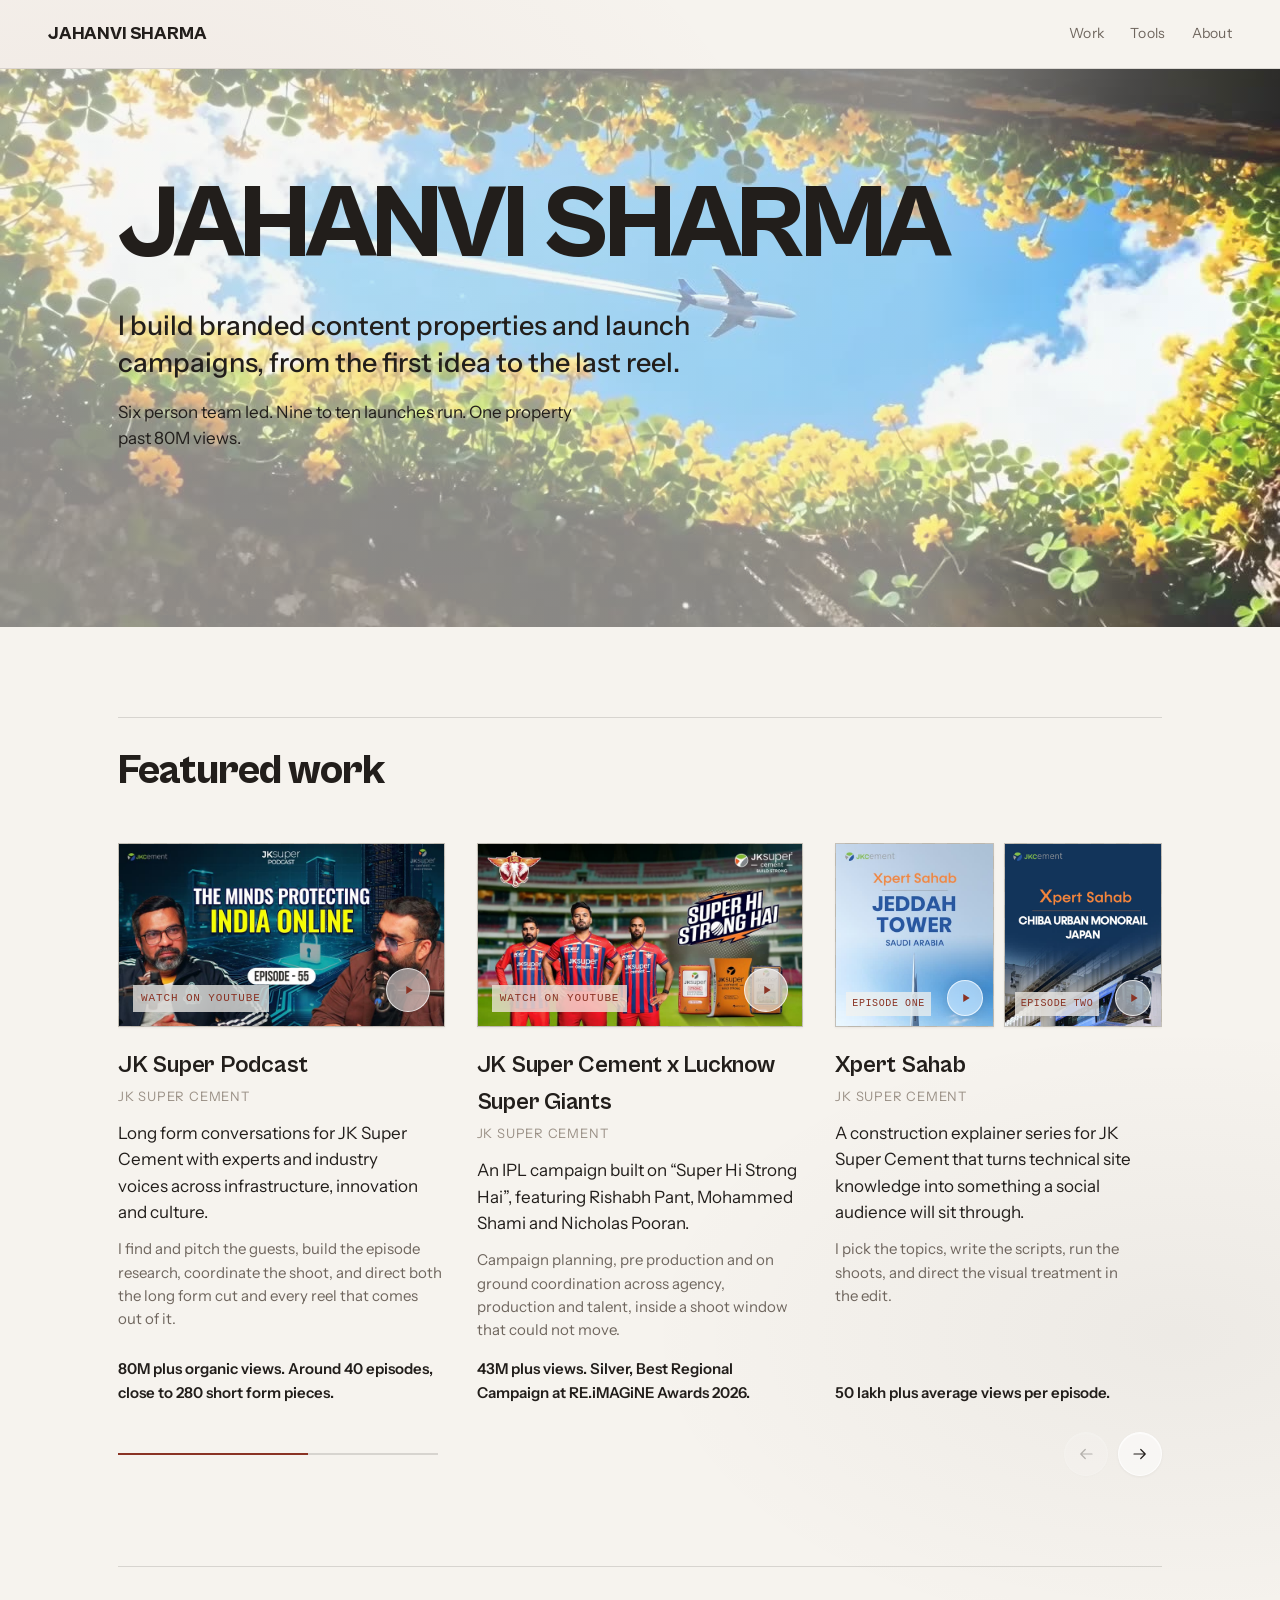
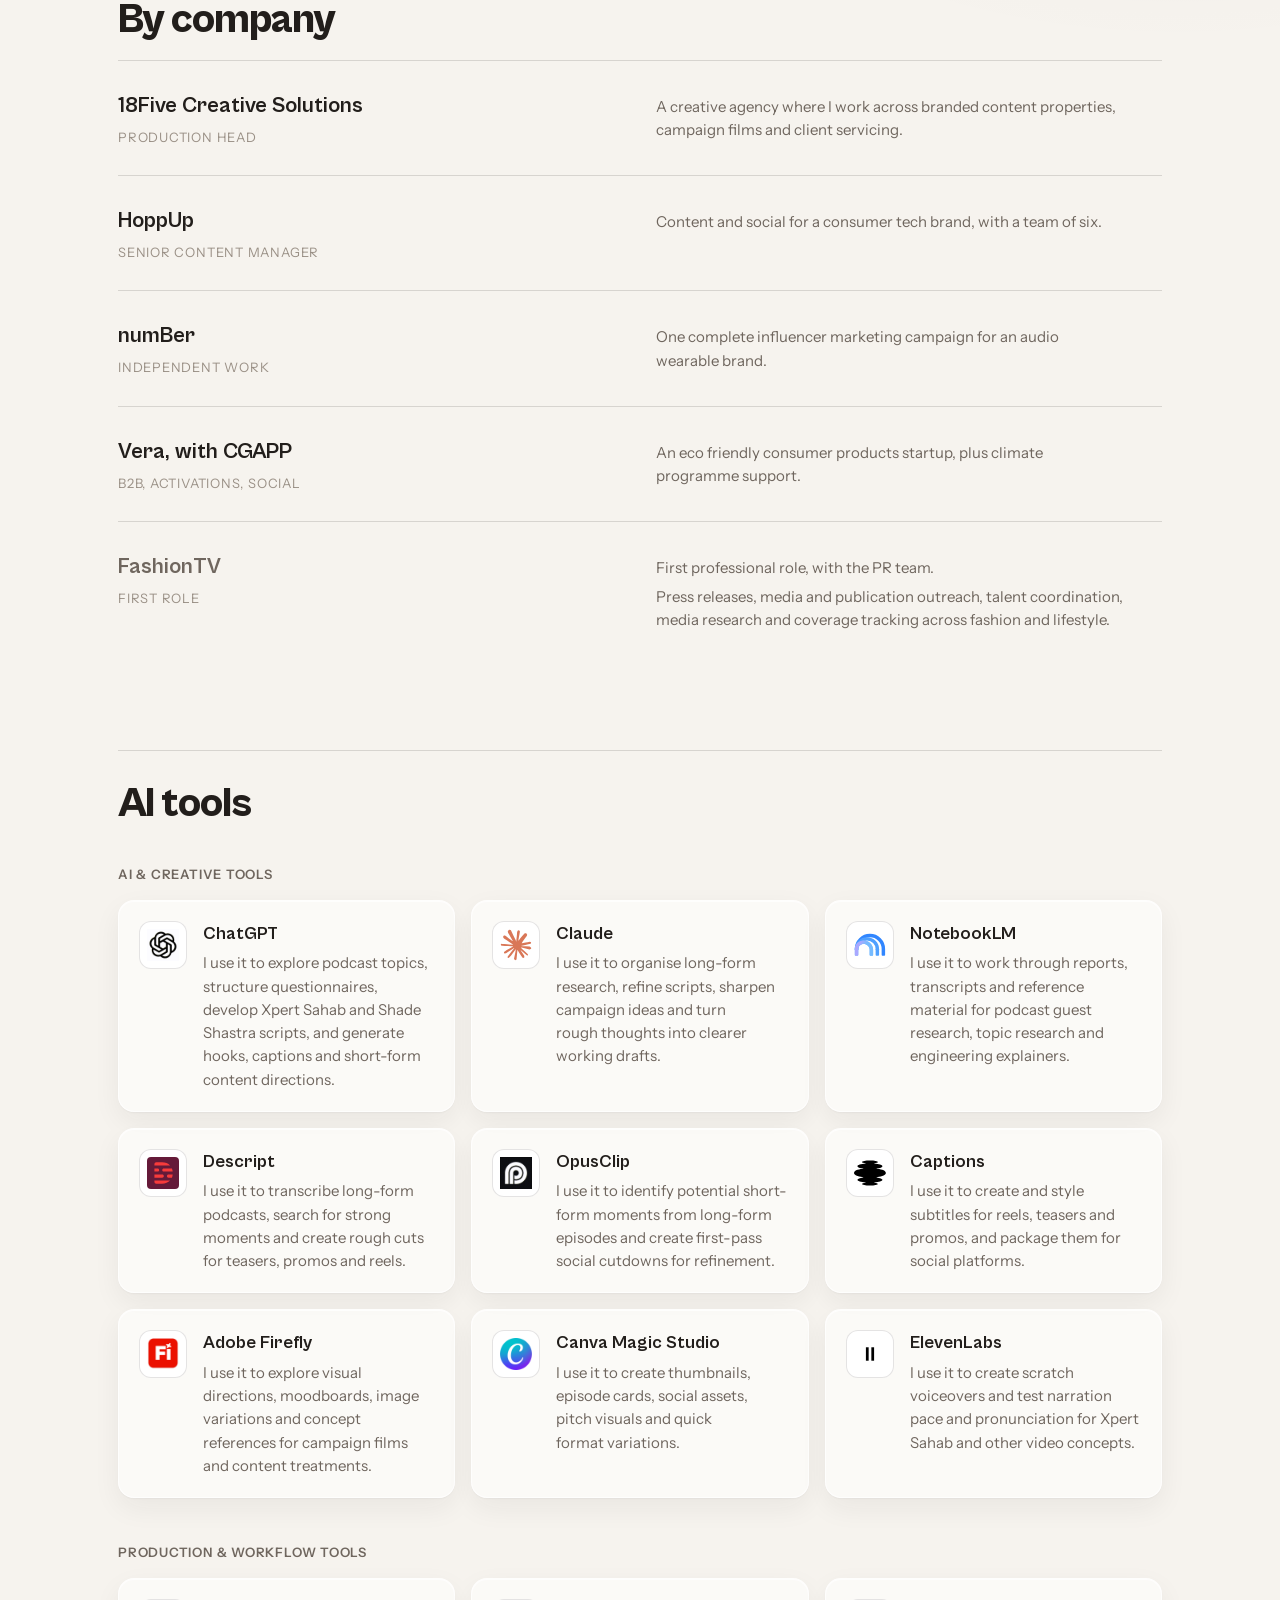
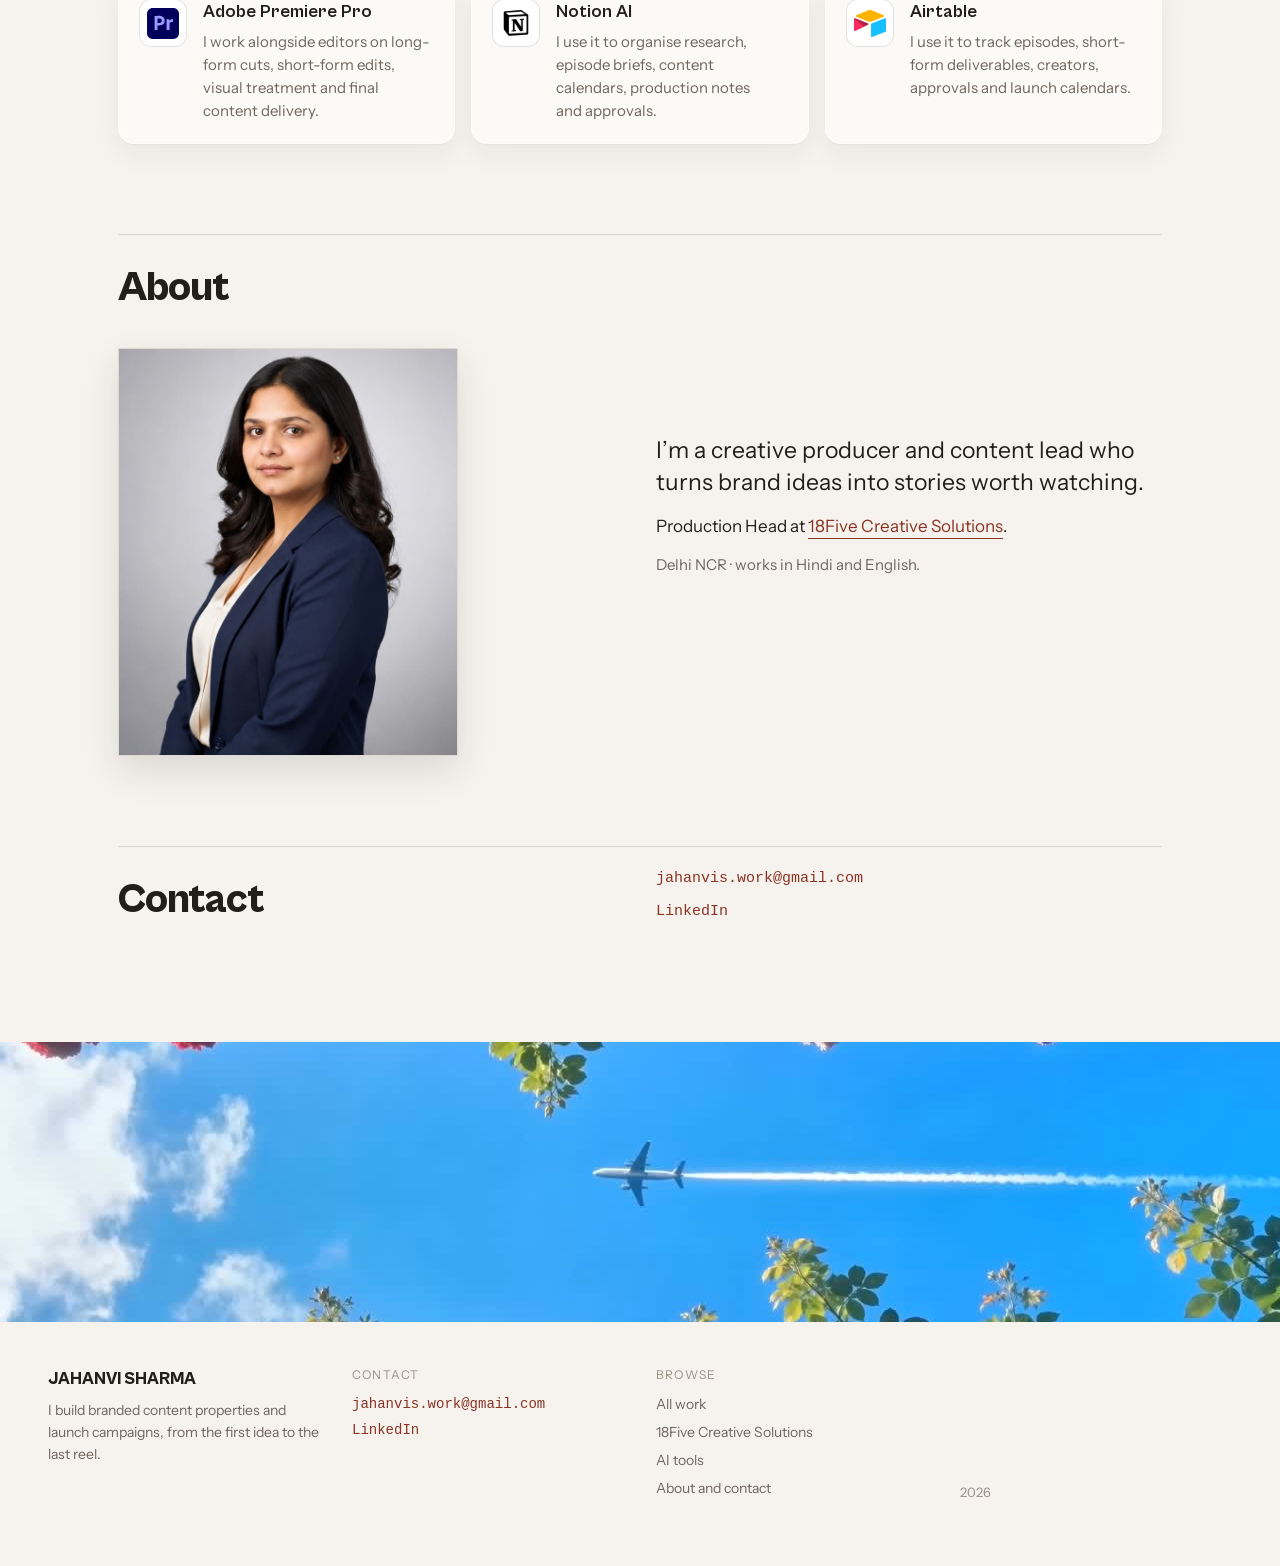
<file: public/index.html>
<!doctype html>
<html lang="en-IN">
<head>
  <meta charset="utf-8">
  <meta name="viewport" content="width=device-width, initial-scale=1">
  <title>Jahanvi Sharma | Branded content and launch campaigns</title>
  <meta name="description" content="I build branded content properties and launch campaigns, from the first idea to the last reel.">
  <meta name="color-scheme" content="light">
  <meta name="theme-color" content="#f6f3ee">

  <meta property="og:type" content="website">
  <meta property="og:title" content="Jahanvi Sharma">
  <meta property="og:description" content="I build branded content properties and launch campaigns, from the first idea to the last reel.">
  <!-- The Netlify build writes the site address in front of this path (see netlify.toml). -->
  <meta property="og:image" content="%SITE_URL%/og-image.png">
  <meta property="og:image:width" content="1200">
  <meta property="og:image:height" content="630">
  <meta property="og:image:alt" content="Jahanvi Sharma. I build branded content properties and launch campaigns, from the first idea to the last reel.">
  <meta name="twitter:card" content="summary_large_image">

  <link rel="icon" href="favicon.ico" sizes="32x32">
  <link rel="apple-touch-icon" href="apple-touch-icon.png">

  <link rel="preload" href="assets/fonts/cabinet-grotesk-800.woff2" as="font" type="font/woff2" crossorigin>
  <link rel="preload" href="assets/fonts/instrument-sans-latin.woff2" as="font" type="font/woff2" crossorigin>
  <link rel="stylesheet" href="assets/css/styles.css">
</head>
<body>
  <a class="skip-link" href="#main">Skip to content</a>

  <header class="site-header">
    <a class="brand" href="#top">Jahanvi Sharma</a>
    <nav class="site-nav" aria-label="Primary">
      <a href="#work">Work</a>
      <a href="#tools">Tools</a>
      <a href="#about">About</a>
    </nav>
  </header>

  <main id="main">
    <section class="hero rise">
      <div class="hero__media" aria-hidden="true">
        <video class="ambient" poster="assets/media/hero_poster.jpg" data-src="assets/media/hero.mp4" muted loop playsinline preload="none"></video>
      </div>
      <div class="container hero__inner">
        <h1 class="hero__title">Jahanvi Sharma</h1>
        <p class="hero__lede">I build branded content properties and launch campaigns, from the first idea to the last reel.</p>
        <p class="hero__meta">Six person team led. Nine to ten launches run. One property past 80M views.</p>
      </div>
    </section>

    <div class="container">

      <section id="work" class="section work rise" style="--delay: 200ms">
        <div class="section-head">
          <h2 class="section-title">Featured work</h2>
        </div>

        <div class="carousel">
          <div class="carousel__track" id="work-track" role="group" aria-label="Featured work" tabindex="0">
            <article class="project">
              <a class="media media--video" href="https://youtu.be/ddx1oO6apdE?si=dN4qCeoGXdo1C8Cg" target="_blank" rel="noopener" aria-label="JK Super Podcast, watch on YouTube">
                <img src="assets/media/jk_super_podcast.jpg" alt="" width="800" height="450" loading="lazy" decoding="async">
                <span class="media__play" aria-hidden="true"><svg viewBox="0 0 24 24" width="14" height="14" fill="currentColor" focusable="false"><path d="M9 5 L20 12 L9 19 Z"/></svg></span>
                <span class="media__label">watch on youtube</span>
              </a>
              <h3 class="project__title">JK Super Podcast</h3>
              <p class="label">JK Super Cement</p>
              <p class="project__summary">Long form conversations for JK Super Cement with experts and industry voices across infrastructure, innovation and culture.</p>
              <p class="project__role">I find and pitch the guests, build the episode research, coordinate the shoot, and direct both the long form cut and every reel that comes out of it.</p>
              <p class="project__result">80M plus organic views. Around 40 episodes, close to 280 short form pieces.</p>
            </article>

            <article class="project">
              <a class="media media--video" href="https://youtu.be/uumcrn82_vA?si=FRhWLpIE4c93MDBk" target="_blank" rel="noopener" aria-label="JK Super Cement x Lucknow Super Giants, watch on YouTube">
                <img src="assets/media/jk_lsg.jpg" alt="" width="800" height="450" loading="lazy" decoding="async">
                <span class="media__play" aria-hidden="true"><svg viewBox="0 0 24 24" width="14" height="14" fill="currentColor" focusable="false"><path d="M9 5 L20 12 L9 19 Z"/></svg></span>
                <span class="media__label">watch on youtube</span>
              </a>
              <h3 class="project__title">JK Super Cement x Lucknow Super Giants</h3>
              <p class="label">JK Super Cement</p>
              <p class="project__summary">An IPL campaign built on “Super Hi Strong Hai”, featuring Rishabh Pant, Mohammed Shami and Nicholas Pooran.</p>
              <p class="project__role">Campaign planning, pre production and on ground coordination across agency, production and talent, inside a shoot window that could not move.</p>
              <p class="project__result">43M plus views. Silver, Best Regional Campaign at RE.iMAGiNE Awards 2026.</p>
            </article>

            <article class="project">
              <div class="media-pair">
                <a class="media media--video" href="https://www.instagram.com/reel/DdJTu8vgaIH/?stkn=aWw5eWtjdHZwdGZ3" target="_blank" rel="noopener" aria-label="Xpert Sahab, episode one on Instagram">
                  <img src="assets/media/xpert_sahab_1.jpg" alt="" width="480" height="853" loading="lazy" decoding="async">
                  <span class="media__play" aria-hidden="true"><svg viewBox="0 0 24 24" width="14" height="14" fill="currentColor" focusable="false"><path d="M9 5 L20 12 L9 19 Z"/></svg></span>
                  <span class="media__label">episode one</span>
                </a>
                <a class="media media--video" href="https://www.instagram.com/reel/DdTm3ACDB7O/?stkn=YnAyNHpwa2l2MWo3" target="_blank" rel="noopener" aria-label="Xpert Sahab, episode two on Instagram">
                  <img src="assets/media/xpert_sahab_2.jpg" alt="" width="480" height="853" loading="lazy" decoding="async">
                  <span class="media__play" aria-hidden="true"><svg viewBox="0 0 24 24" width="14" height="14" fill="currentColor" focusable="false"><path d="M9 5 L20 12 L9 19 Z"/></svg></span>
                  <span class="media__label">episode two</span>
                </a>
              </div>
              <h3 class="project__title">Xpert Sahab</h3>
              <p class="label">JK Super Cement</p>
              <p class="project__summary">A construction explainer series for JK Super Cement that turns technical site knowledge into something a social audience will sit through.</p>
              <p class="project__role">I pick the topics, write the scripts, run the shoots, and direct the visual treatment in the edit.</p>
              <p class="project__result">50 lakh plus average views per episode.</p>
            </article>

            <article class="project">
              <div class="media-pair">
                <a class="media media--video" href="https://www.instagram.com/reel/DbSuRsUBbjF/?stkn=MWNicXVsNm8zMmwzZA==" target="_blank" rel="noopener" aria-label="Shade Shastra, episode one on Instagram">
                  <img src="assets/media/shade_shastra_1.jpg" alt="" width="480" height="853" loading="lazy" decoding="async">
                  <span class="media__play" aria-hidden="true"><svg viewBox="0 0 24 24" width="14" height="14" fill="currentColor" focusable="false"><path d="M9 5 L20 12 L9 19 Z"/></svg></span>
                  <span class="media__label">episode one</span>
                </a>
                <a class="media media--video" href="https://www.instagram.com/reel/DXQ48GmgWF5/?stkn=MWo5aW92cml5ODB6cw==" target="_blank" rel="noopener" aria-label="Shade Shastra, episode two on Instagram">
                  <img src="assets/media/shade_shastra_2.jpg" alt="" width="480" height="853" loading="lazy" decoding="async">
                  <span class="media__play" aria-hidden="true"><svg viewBox="0 0 24 24" width="14" height="14" fill="currentColor" focusable="false"><path d="M9 5 L20 12 L9 19 Z"/></svg></span>
                  <span class="media__label">episode two</span>
                </a>
              </div>
              <h3 class="project__title">Shade Shastra</h3>
              <p class="label">JK Maxx Paints</p>
              <p class="project__summary">An original series for JK Maxx Paints decoding the stories, psychology and cultural meaning behind colours.</p>
              <p class="project__role">Built the format from an open colour brief, then scripted the episodes, ran the shoots and directed the visual language.</p>
              <p class="project__result">Original property. 45 episodes.</p>
            </article>

            <article class="project">
              <a class="media media--video" href="https://www.instagram.com/reel/CvYpdHKhxia/?stkn=MW8zZXA2aTNla2RyMA==" target="_blank" rel="noopener" aria-label="HoppUp, watch on Instagram">
                <img src="assets/media/hoppup.jpg" alt="" width="800" height="446" loading="lazy" decoding="async">
                <span class="media__play" aria-hidden="true"><svg viewBox="0 0 24 24" width="14" height="14" fill="currentColor" focusable="false"><path d="M9 5 L20 12 L9 19 Z"/></svg></span>
                <span class="media__label">watch on instagram</span>
              </a>
              <h3 class="project__title">HoppUp</h3>
              <p class="label">Senior Content Manager</p>
              <p class="project__summary">Led content and social for a consumer tech brand, managing a team of six across social media, content and video editing.</p>
              <p class="project__role">Ran nine to ten product launch campaigns end to end, from teaser through launch to sustenance, plus influencer and ad creative.</p>
              <p class="project__result">2K to 12K plus followers, grown organically.</p>
            </article>

            <!-- Off by default in the design. Remove "hidden" to feature numBer as a sixth card. -->
            <article class="project" hidden>
              <div class="media">
                <span class="media__label">creator content [FILL]</span>
              </div>
              <h3 class="project__title">numBer</h3>
              <p class="label">Independent work</p>
              <p class="project__summary">An audio wearable brand. I ran a complete influencer marketing campaign, from brief to execution.</p>
              <p class="project__role">Creator identification and shortlisting, campaign planning, briefs, coordination and review of deliverables.</p>
              <p class="project__result">Around 50 creators, including Techno Sapien and Lazy Tech.</p>
            </article>
          </div>

          <!-- Shown by carousel.js. Without scripting the track still scrolls and swipes. -->
          <div class="carousel__controls" hidden>
            <div class="carousel__progress"><span class="carousel__bar"></span></div>
            <div class="carousel__buttons">
              <button class="carousel__button carousel__button--prev" type="button" aria-controls="work-track" aria-label="Previous projects">
                <svg viewBox="0 0 24 24" width="18" height="18" fill="none" stroke="currentColor" stroke-width="1.6" stroke-linecap="round" stroke-linejoin="round" aria-hidden="true" focusable="false"><path d="M4 12h15M13 6l6 6-6 6"/></svg>
              </button>
              <button class="carousel__button" type="button" aria-controls="work-track" aria-label="Next projects">
                <svg viewBox="0 0 24 24" width="18" height="18" fill="none" stroke="currentColor" stroke-width="1.6" stroke-linecap="round" stroke-linejoin="round" aria-hidden="true" focusable="false"><path d="M4 12h15M13 6l6 6-6 6"/></svg>
              </button>
            </div>
          </div>
        </div>

        <!-- Points at a page that was not in the design export. Remove "hidden" once it exists. -->
        <p class="more" hidden><a class="text-link" href="work/">See all nine projects</a></p>
      </section>

      <section id="companies" class="section companies rise" style="--delay: 280ms">
        <div class="section-head">
          <h2 class="section-title">By company</h2>
        </div>

        <ul role="list">
          <li class="company">
            <div>
              <h3 class="company__name"><a href="company/18five/">18Five Creative Solutions</a></h3>
              <p class="label">Production Head</p>
            </div>
            <div class="company__about">
              <p>A creative agency where I work across branded content properties, campaign films and client servicing.</p>
            </div>
          </li>
          <li class="company">
            <div>
              <h3 class="company__name"><a href="work/hoppup/">HoppUp</a></h3>
              <p class="label">Senior Content Manager</p>
            </div>
            <div class="company__about">
              <p>Content and social for a consumer tech brand, with a team of six.</p>
            </div>
          </li>
          <li class="company">
            <div>
              <h3 class="company__name"><a href="work/numer/">numBer</a></h3>
              <p class="label">Independent work</p>
            </div>
            <div class="company__about">
              <p>One complete influencer marketing campaign for an audio wearable brand.</p>
            </div>
          </li>
          <li class="company">
            <div>
              <h3 class="company__name"><a href="work/vera/">Vera, with CGAPP</a></h3>
              <p class="label">B2B, activations, social</p>
            </div>
            <div class="company__about">
              <p>An eco friendly consumer products startup, plus climate programme support.</p>
            </div>
          </li>
          <li class="company">
            <div>
              <h3 class="company__name company__name--past">FashionTV</h3>
              <p class="label">First role</p>
            </div>
            <div class="company__about">
              <p>First professional role, with the PR team.</p>
              <p>Press releases, media and publication outreach, talent coordination, media research and coverage tracking across fashion and lifestyle.</p>
            </div>
          </li>
        </ul>
      </section>

      <section id="tools" class="section tools rise" style="--delay: 400ms">
        <div class="section-head">
          <h2 class="section-title">AI tools</h2>
        </div>

        <h3 class="tool-group">AI &amp; Creative Tools</h3>
        <ul class="tool-grid" role="list">
          <li class="tool">
            <span class="tool__logo"><img src="assets/media/tools/chatgpt.png" alt="" width="32" height="32" loading="lazy" decoding="async"></span>
            <div>
              <h4 class="tool__name">ChatGPT</h4>
              <p class="tool__use">I use it to explore podcast topics, structure questionnaires, develop Xpert Sahab and Shade Shastra scripts, and generate hooks, captions and short-form content directions.</p>
            </div>
          </li>
          <li class="tool">
            <span class="tool__logo"><img src="assets/media/tools/claude.svg" alt="" width="32" height="32" loading="lazy" decoding="async"></span>
            <div>
              <h4 class="tool__name">Claude</h4>
              <p class="tool__use">I use it to organise long-form research, refine scripts, sharpen campaign ideas and turn rough thoughts into clearer working drafts.</p>
            </div>
          </li>
          <li class="tool">
            <span class="tool__logo"><img src="assets/media/tools/notebooklm.svg" alt="" width="32" height="32" loading="lazy" decoding="async"></span>
            <div>
              <h4 class="tool__name">NotebookLM</h4>
              <p class="tool__use">I use it to work through reports, transcripts and reference material for podcast guest research, topic research and engineering explainers.</p>
            </div>
          </li>
          <li class="tool">
            <span class="tool__logo"><img src="assets/media/tools/descript.svg" alt="" width="32" height="32" loading="lazy" decoding="async"></span>
            <div>
              <h4 class="tool__name">Descript</h4>
              <p class="tool__use">I use it to transcribe long-form podcasts, search for strong moments and create rough cuts for teasers, promos and reels.</p>
            </div>
          </li>
          <li class="tool">
            <span class="tool__logo"><img src="assets/media/tools/opusclip.png" alt="" width="32" height="32" loading="lazy" decoding="async"></span>
            <div>
              <h4 class="tool__name">OpusClip</h4>
              <p class="tool__use">I use it to identify potential short-form moments from long-form episodes and create first-pass social cutdowns for refinement.</p>
            </div>
          </li>
          <li class="tool">
            <span class="tool__logo"><img src="assets/media/tools/captions.svg" alt="" width="32" height="32" loading="lazy" decoding="async"></span>
            <div>
              <h4 class="tool__name">Captions</h4>
              <p class="tool__use">I use it to create and style subtitles for reels, teasers and promos, and package them for social platforms.</p>
            </div>
          </li>
          <li class="tool">
            <span class="tool__logo"><img src="assets/media/tools/firefly.png" alt="" width="32" height="32" loading="lazy" decoding="async"></span>
            <div>
              <h4 class="tool__name">Adobe Firefly</h4>
              <p class="tool__use">I use it to explore visual directions, moodboards, image variations and concept references for campaign films and content treatments.</p>
            </div>
          </li>
          <li class="tool">
            <span class="tool__logo"><img src="assets/media/tools/canva.png" alt="" width="32" height="32" loading="lazy" decoding="async"></span>
            <div>
              <h4 class="tool__name">Canva Magic Studio</h4>
              <p class="tool__use">I use it to create thumbnails, episode cards, social assets, pitch visuals and quick format variations.</p>
            </div>
          </li>
          <li class="tool">
            <span class="tool__logo"><img src="assets/media/tools/elevenlabs.svg" alt="" width="32" height="32" loading="lazy" decoding="async"></span>
            <div>
              <h4 class="tool__name">ElevenLabs</h4>
              <p class="tool__use">I use it to create scratch voiceovers and test narration pace and pronunciation for Xpert Sahab and other video concepts.</p>
            </div>
          </li>
        </ul>

        <h3 class="tool-group">Production &amp; Workflow Tools</h3>
        <ul class="tool-grid" role="list">
          <li class="tool">
            <span class="tool__logo"><img src="assets/media/tools/premiere_pro.svg" alt="" width="32" height="32" loading="lazy" decoding="async"></span>
            <div>
              <h4 class="tool__name">Adobe Premiere Pro</h4>
              <p class="tool__use">I work alongside editors on long-form cuts, short-form edits, visual treatment and final content delivery.</p>
            </div>
          </li>
          <li class="tool">
            <span class="tool__logo"><img src="assets/media/tools/notion.png" alt="" width="32" height="32" loading="lazy" decoding="async"></span>
            <div>
              <h4 class="tool__name">Notion AI</h4>
              <p class="tool__use">I use it to organise research, episode briefs, content calendars, production notes and approvals.</p>
            </div>
          </li>
          <li class="tool">
            <span class="tool__logo"><img src="assets/media/tools/airtable.svg" alt="" width="32" height="32" loading="lazy" decoding="async"></span>
            <div>
              <h4 class="tool__name">Airtable</h4>
              <p class="tool__use">I use it to track episodes, short-form deliverables, creators, approvals and launch calendars.</p>
            </div>
          </li>
        </ul>
      </section>

      <section id="about" class="section about rise" style="--delay: 460ms">
        <div class="split about__split">
          <div>
            <h2 class="section-title">About</h2>
            <img class="about__photo" src="assets/media/jahanvi.jpg" alt="Jahanvi Sharma" width="720" height="859" loading="lazy" decoding="async">
          </div>
          <div>
            <p class="about__text">I’m a creative producer and content lead who turns brand ideas into stories worth watching.</p>
            <p class="about__line">Production Head at <a class="text-link" href="company/18five/">18Five Creative Solutions</a>.</p>
            <p class="about__line about__line--quiet">Delhi NCR · works in Hindi and English.</p>
            <!-- Points at a page that was not in the design export. Remove "hidden" once it exists. -->
            <p class="more" hidden><a class="text-link" href="about/">Read the longer version</a></p>
          </div>
        </div>
      </section>

      <section id="contact" class="section contact rise" style="--delay: 520ms">
        <div class="split">
          <h2 class="section-title">Contact</h2>
          <div>
            <p class="contact__line"><a href="mailto:jahanvis.work@gmail.com">jahanvis.work@gmail.com</a></p>
            <p class="contact__line"><a href="https://www.linkedin.com/in/jahanvi-sharma-071845241/" target="_blank" rel="noopener">LinkedIn</a></p>
            <!-- Add the PDF at this path, then remove "hidden". -->
            <a class="button" href="assets/jahanvi-sharma-resume.pdf" download hidden>Download resume</a>
          </div>
        </div>
      </section>
    </div>
  </main>

  <footer class="site-footer">
    <div class="site-footer__media" aria-hidden="true">
      <video class="ambient" poster="assets/media/footer_poster.jpg" data-src="assets/media/footer.mp4" muted loop playsinline preload="none"></video>
    </div>
    <div class="site-footer__inner">
      <div>
        <p class="footer__name">Jahanvi Sharma</p>
        <p class="footer__tagline">I build branded content properties and launch campaigns, from the first idea to the last reel.</p>
      </div>
      <div class="footer__contact">
        <p class="footer__heading">Contact</p>
        <p class="footer__contact-line"><a href="mailto:jahanvis.work@gmail.com">jahanvis.work@gmail.com</a></p>
        <p class="footer__contact-line"><a href="https://www.linkedin.com/in/jahanvi-sharma-071845241/" target="_blank" rel="noopener">LinkedIn</a></p>
      </div>
      <nav class="footer__links" aria-label="Footer">
        <p class="footer__heading">Browse</p>
        <a href="#work">All work</a>
        <a href="company/18five/">18Five Creative Solutions</a>
        <a href="#tools">AI tools</a>
        <a href="#about">About and contact</a>
      </nav>
      <div class="footer__year">
        <p>2026</p>
      </div>
    </div>
  </footer>
  <script src="assets/js/carousel.js" defer></script>
  <script src="assets/js/video.js" defer></script>
</body>
</html>
</file>
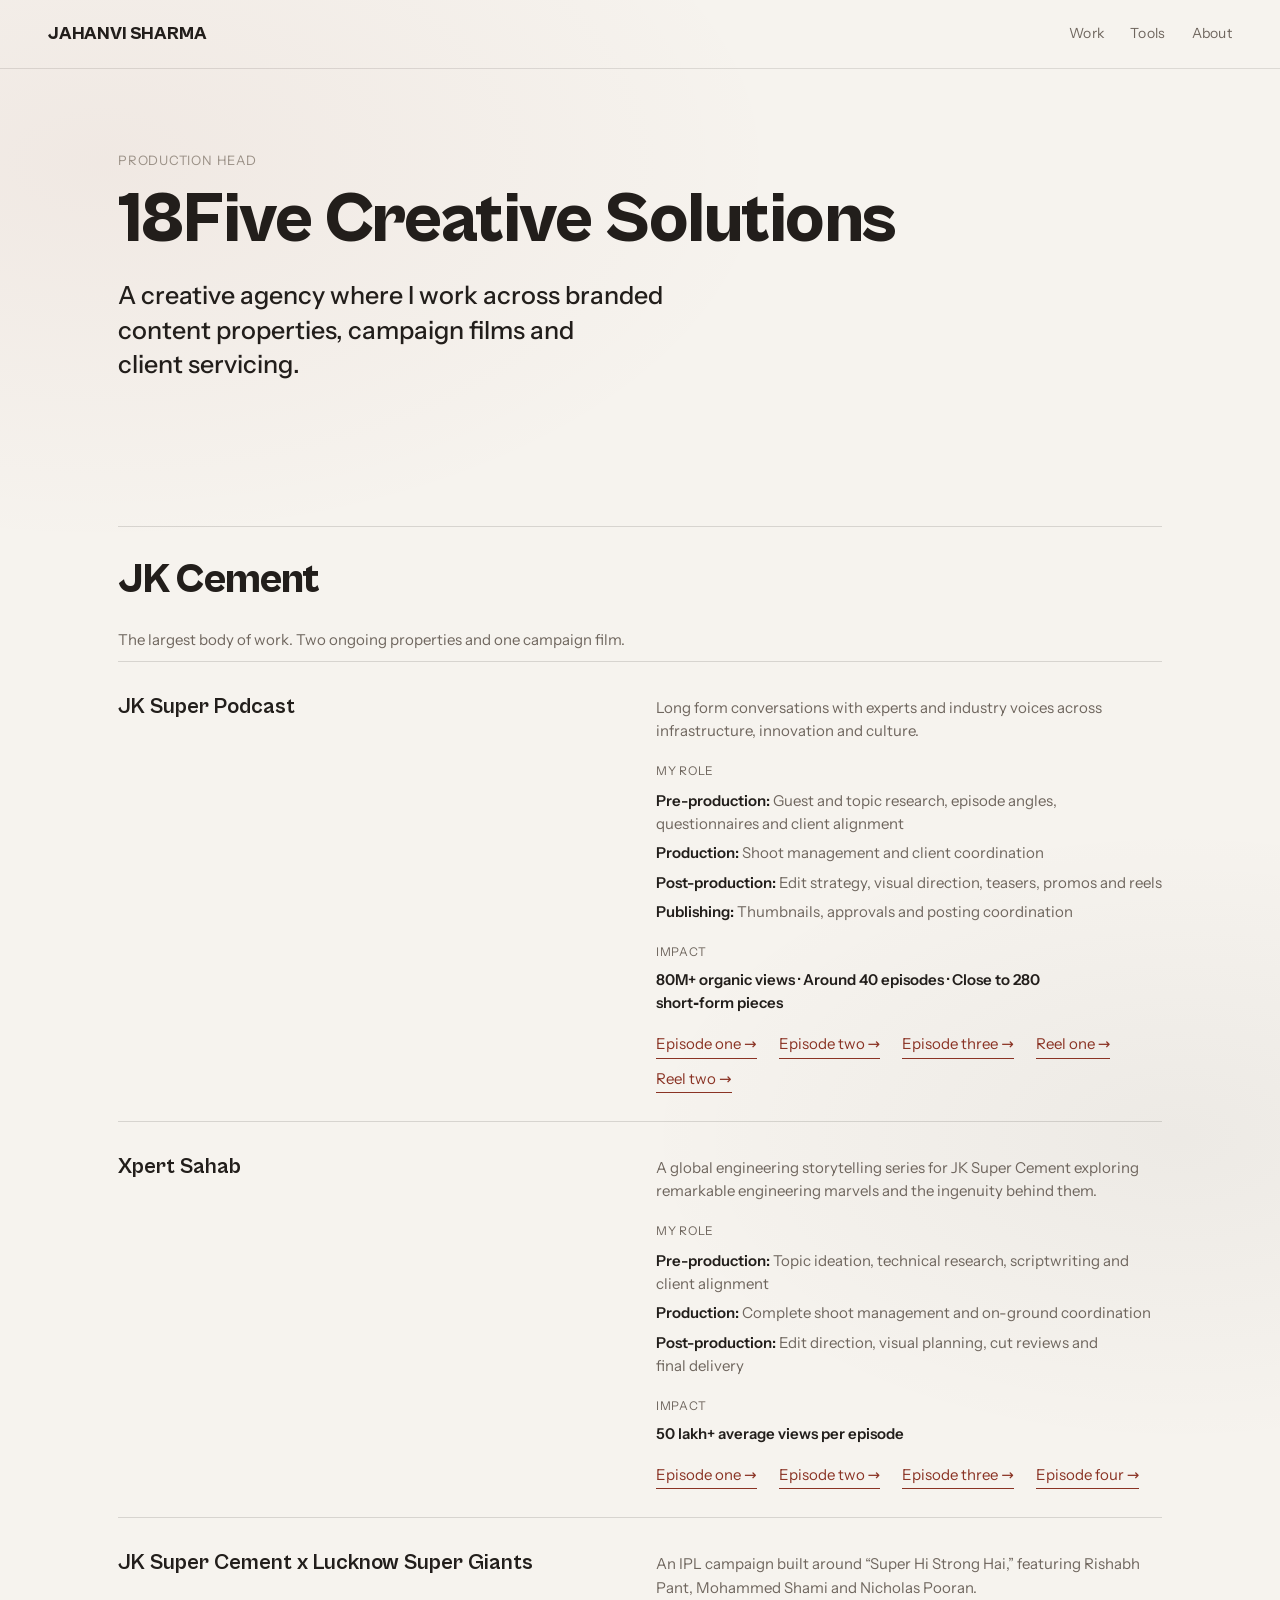
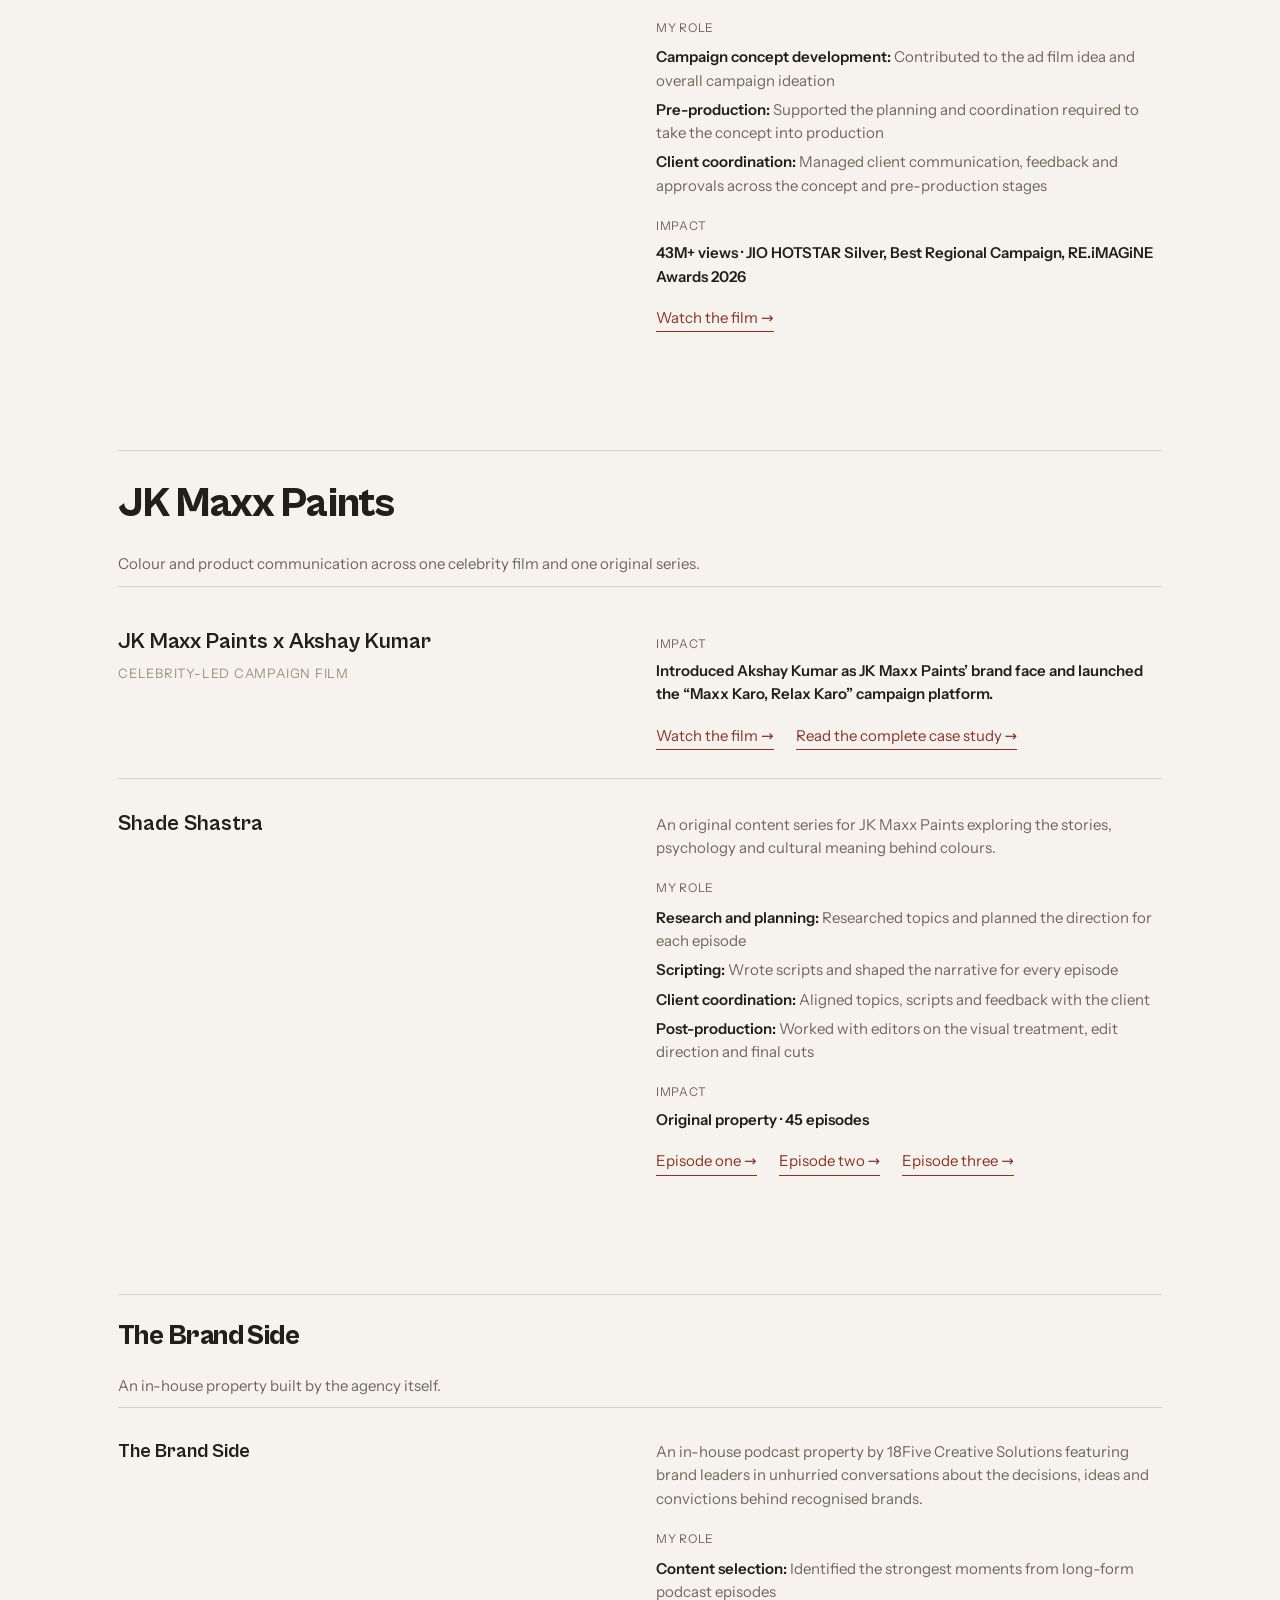
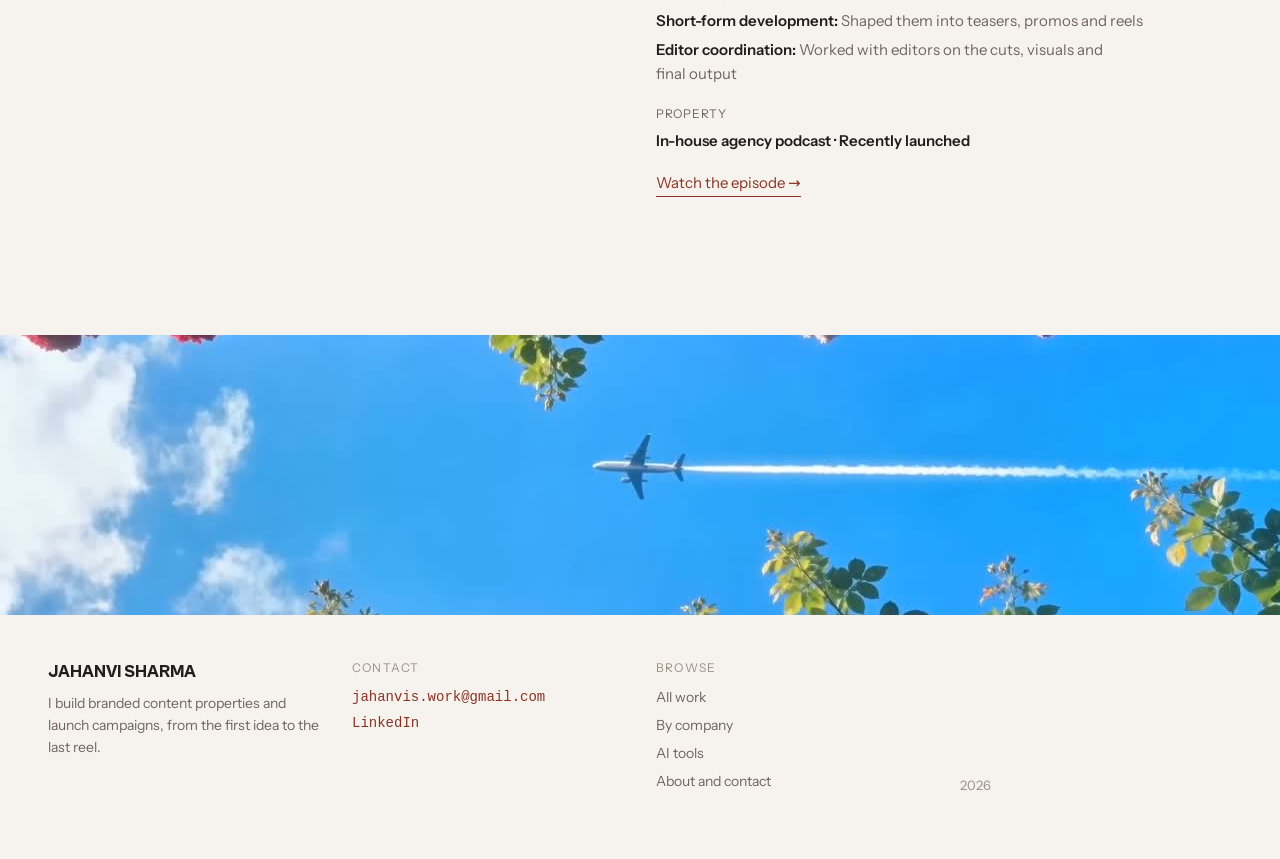
<file: public/company/18five/index.html>
<!doctype html>
<html lang="en-IN">
<head>
  <meta charset="utf-8">
  <meta name="viewport" content="width=device-width, initial-scale=1">
  <title>18Five Creative Solutions | Jahanvi Sharma</title>
  <meta name="description" content="A creative agency where I work across branded content properties, campaign films and client servicing.">
  <meta name="color-scheme" content="light">
  <meta name="theme-color" content="#f6f3ee">

  <meta property="og:type" content="article">
  <meta property="og:title" content="18Five Creative Solutions, Jahanvi Sharma">
  <meta property="og:description" content="A creative agency where I work across branded content properties, campaign films and client servicing.">
  <!-- The Netlify build writes the site address in front of this path (see netlify.toml). -->
  <meta property="og:image" content="%SITE_URL%/og-image.png">
  <meta property="og:image:width" content="1200">
  <meta property="og:image:height" content="630">
  <meta name="twitter:card" content="summary_large_image">

  <link rel="icon" href="../../favicon.ico" sizes="32x32">
  <link rel="apple-touch-icon" href="../../apple-touch-icon.png">

  <link rel="preload" href="../../assets/fonts/cabinet-grotesk-800.woff2" as="font" type="font/woff2" crossorigin>
  <link rel="preload" href="../../assets/fonts/instrument-sans-latin.woff2" as="font" type="font/woff2" crossorigin>
  <link rel="stylesheet" href="../../assets/css/styles.css">
</head>
<body>
  <a class="skip-link" href="#main">Skip to content</a>

  <header class="site-header">
    <a class="brand" href="../../">Jahanvi Sharma</a>
    <nav class="site-nav" aria-label="Primary">
      <a href="../../#work">Work</a>
      <a href="../../#tools">Tools</a>
      <a href="../../#about">About</a>
    </nav>
  </header>

  <main id="main" class="container">
    <section class="page-hero rise">
      <p class="label">Production Head</p>
      <h1 class="page-title">18Five Creative Solutions</h1>
      <p class="page-lede">A creative agency where I work across branded content properties, campaign films and client servicing.</p>
    </section>

    <section class="section group rise" style="--delay: 120ms">
      <div class="section-head">
        <h2 class="section-title">JK Cement</h2>
      </div>
      <p class="group-note">The largest body of work. Two ongoing properties and one campaign film.</p>

      <ul role="list">
        <li class="entry">
          <div>
            <h3 class="entry__name">JK Super Podcast</h3>
          </div>
          <div class="entry__about">
            <p>Long form conversations with experts and industry voices across infrastructure, innovation and culture.</p>
            <p class="label entry__head">My role</p>
            <ul class="entry__roles" role="list">
              <li><strong>Pre-production:</strong> Guest and topic research, episode angles, questionnaires and client alignment</li>
              <li><strong>Production:</strong> Shoot management and client coordination</li>
              <li><strong>Post-production:</strong> Edit strategy, visual direction, teasers, promos and reels</li>
              <li><strong>Publishing:</strong> Thumbnails, approvals and posting coordination</li>
            </ul>
            <p class="label entry__head">Impact</p>
            <p class="entry__metric">80M+ organic views · Around 40 episodes · Close to 280 short&#8209;form pieces</p>
            <p class="entry__links"><a class="text-link" href="https://youtu.be/nosKN2-1MkI?si=ovRAaiEoGYwz1Uvp" target="_blank" rel="noopener">Episode one →</a> <a class="text-link" href="https://youtu.be/7OOgh2wnUg0?si=c3cm5G6Bl63Ko77O" target="_blank" rel="noopener">Episode two →</a> <a class="text-link" href="https://youtu.be/Xowds2YZ9f4?si=2xSp4YbAzymYgnEJ" target="_blank" rel="noopener">Episode three →</a> <a class="text-link" href="https://www.instagram.com/reel/DdgjC2uzv2a/?dlrf=dmxncHk3MmU1cWtp" target="_blank" rel="noopener">Reel one →</a> <a class="text-link" href="https://www.instagram.com/reel/DeEyBJSgZF8/?vrfl=YnJqc3BkN24wM2g4" target="_blank" rel="noopener">Reel two →</a></p>
          </div>
        </li>
        <li class="entry">
          <div>
            <h3 class="entry__name">Xpert Sahab</h3>
          </div>
          <div class="entry__about">
            <p>A global engineering storytelling series for JK Super Cement exploring remarkable engineering marvels and the ingenuity behind them.</p>
            <p class="label entry__head">My role</p>
            <ul class="entry__roles" role="list">
              <li><strong>Pre-production:</strong> Topic ideation, technical research, scriptwriting and client alignment</li>
              <li><strong>Production:</strong> Complete shoot management and on-ground coordination</li>
              <li><strong>Post-production:</strong> Edit direction, visual planning, cut reviews and final delivery</li>
            </ul>
            <p class="label entry__head">Impact</p>
            <p class="entry__metric">50 lakh+ average views per episode</p>
            <p class="entry__links"><a class="text-link" href="https://www.instagram.com/reel/DdBlW_DAF92/?dlrf=a3FmNnI1djZ5MmVr" target="_blank" rel="noopener">Episode one →</a> <a class="text-link" href="https://www.instagram.com/reel/DdJTu8vgaIH/?xtok=MXJla2djcWQ0c2R6Yw==" target="_blank" rel="noopener">Episode two →</a> <a class="text-link" href="https://www.instagram.com/reel/DdTm3ACDB7O/?rpxt=MW5pNGQ1Mng5cGFnNQ==" target="_blank" rel="noopener">Episode three →</a> <a class="text-link" href="https://www.instagram.com/reel/DeRj-YoEoZZ/?srtk=MXU2bXB3MWszeTZt" target="_blank" rel="noopener">Episode four →</a></p>
          </div>
        </li>
        <li class="entry">
          <div>
            <h3 class="entry__name">JK Super Cement x Lucknow Super Giants</h3>
          </div>
          <div class="entry__about">
            <p>An IPL campaign built around “Super Hi Strong Hai,” featuring Rishabh Pant, Mohammed Shami and Nicholas Pooran.</p>
            <p class="label entry__head">My role</p>
            <ul class="entry__roles" role="list">
              <li><strong>Campaign concept development:</strong> Contributed to the ad film idea and overall campaign ideation</li>
              <li><strong>Pre-production:</strong> Supported the planning and coordination required to take the concept into production</li>
              <li><strong>Client coordination:</strong> Managed client communication, feedback and approvals across the concept and pre-production stages</li>
            </ul>
            <p class="label entry__head">Impact</p>
            <p class="entry__metric">43M+ views · JIO HOTSTAR Silver, Best Regional Campaign, RE.iMAGiNE Awards 2026</p>
            <p class="entry__links"><a class="text-link" href="https://youtu.be/uumcrn82_vA?si=a1CByda8x8y5cpLc" target="_blank" rel="noopener">Watch the film →</a></p>
          </div>
        </li>
      </ul>
    </section>

    <section class="section group rise" style="--delay: 180ms">
      <div class="section-head">
        <h2 class="section-title">JK Maxx Paints</h2>
      </div>
      <p class="group-note">Colour and product communication across one celebrity film and one original series.</p>

      <ul role="list">
        <li class="entry">
          <div>
            <h3 class="entry__name">JK Maxx Paints x Akshay Kumar</h3>
            <p class="label">Celebrity-led campaign film</p>
          </div>
          <div class="entry__about">
            <p class="label entry__head">Impact</p>
            <p class="entry__metric">Introduced Akshay Kumar as JK Maxx Paints’ brand face and launched the “Maxx Karo, Relax Karo” campaign platform.</p>
            <p class="entry__links"><a class="text-link" href="https://youtu.be/DIhuAgm2Wk0?si=ZK0YzKE1G_ElPsEj" target="_blank" rel="noopener">Watch the film →</a> <a class="text-link" href="../../work/akshay_kumar_film/">Read the complete case study →</a></p>
          </div>
        </li>
        <li class="entry">
          <div>
            <h3 class="entry__name">Shade Shastra</h3>
          </div>
          <div class="entry__about">
            <p>An original content series for JK Maxx Paints exploring the stories, psychology and cultural meaning behind colours.</p>
            <p class="label entry__head">My role</p>
            <ul class="entry__roles" role="list">
              <li><strong>Research and planning:</strong> Researched topics and planned the direction for each episode</li>
              <li><strong>Scripting:</strong> Wrote scripts and shaped the narrative for every episode</li>
              <li><strong>Client coordination:</strong> Aligned topics, scripts and feedback with the client</li>
              <li><strong>Post-production:</strong> Worked with editors on the visual treatment, edit direction and final cuts</li>
            </ul>
            <p class="label entry__head">Impact</p>
            <p class="entry__metric">Original property · 45 episodes</p>
            <p class="entry__links"><a class="text-link" href="https://www.instagram.com/reel/DbSuRsUBbjF/?xtok=MWNicXVsNm8zMmwzZA==" target="_blank" rel="noopener">Episode one →</a> <a class="text-link" href="https://www.instagram.com/reel/DXQ48GmgWF5/?dlrf=MWo5aW92cml5ODB6cw==" target="_blank" rel="noopener">Episode two →</a> <a class="text-link" href="https://www.instagram.com/reel/DWGN_48lMFa/?dlrf=MTZkZmxiZGVpaWFoaw==" target="_blank" rel="noopener">Episode three →</a></p>
          </div>
        </li>
      </ul>
    </section>

    <section class="section group group--minor rise" style="--delay: 240ms">
      <div class="section-head">
        <h2 class="section-title">The Brand Side</h2>
      </div>
      <p class="group-note">An in-house property built by the agency itself.</p>

      <ul role="list">
        <li class="entry">
          <div>
            <h3 class="entry__name">The Brand Side</h3>
          </div>
          <div class="entry__about">
            <p>An in-house podcast property by 18Five Creative Solutions featuring brand leaders in unhurried conversations about the decisions, ideas and convictions behind recognised brands.</p>
            <p class="label entry__head">My role</p>
            <ul class="entry__roles" role="list">
              <li><strong>Content selection:</strong> Identified the strongest moments from long-form podcast episodes</li>
              <li><strong>Short-form development:</strong> Shaped them into teasers, promos and reels</li>
              <li><strong>Editor coordination:</strong> Worked with editors on the cuts, visuals and final output</li>
            </ul>
            <p class="label entry__head">Property</p>
            <p class="entry__metric">In-house agency podcast · Recently launched</p>
            <p class="entry__links"><a class="text-link" href="https://youtu.be/sGgqTJ3N85g?si=PDbkazfQOgzJb8Rb" target="_blank" rel="noopener">Watch the episode →</a></p>
          </div>
        </li>
      </ul>
    </section>
  </main>

  <footer class="site-footer">
    <div class="site-footer__media" aria-hidden="true">
      <video class="ambient" poster="../../assets/media/footer_poster.jpg" data-src="../../assets/media/footer.mp4" muted loop playsinline preload="none"></video>
    </div>
    <div class="site-footer__inner">
      <div>
        <p class="footer__name">Jahanvi Sharma</p>
        <p class="footer__tagline">I build branded content properties and launch campaigns, from the first idea to the last reel.</p>
      </div>
      <div class="footer__contact">
        <p class="footer__heading">Contact</p>
        <p class="footer__contact-line"><a href="mailto:jahanvis.work@gmail.com">jahanvis.work@gmail.com</a></p>
        <p class="footer__contact-line"><a href="https://www.linkedin.com/in/jahanvi-sharma-071845241/" target="_blank" rel="noopener">LinkedIn</a></p>
      </div>
      <nav class="footer__links" aria-label="Footer">
        <p class="footer__heading">Browse</p>
        <a href="../../#work">All work</a>
        <a href="../../#companies">By company</a>
        <a href="../../#tools">AI tools</a>
        <a href="../../#about">About and contact</a>
      </nav>
      <div class="footer__year">
        <p>2026</p>
      </div>
    </div>
  </footer>
  <script src="../../assets/js/video.js" defer></script>
</body>
</html>
</file>
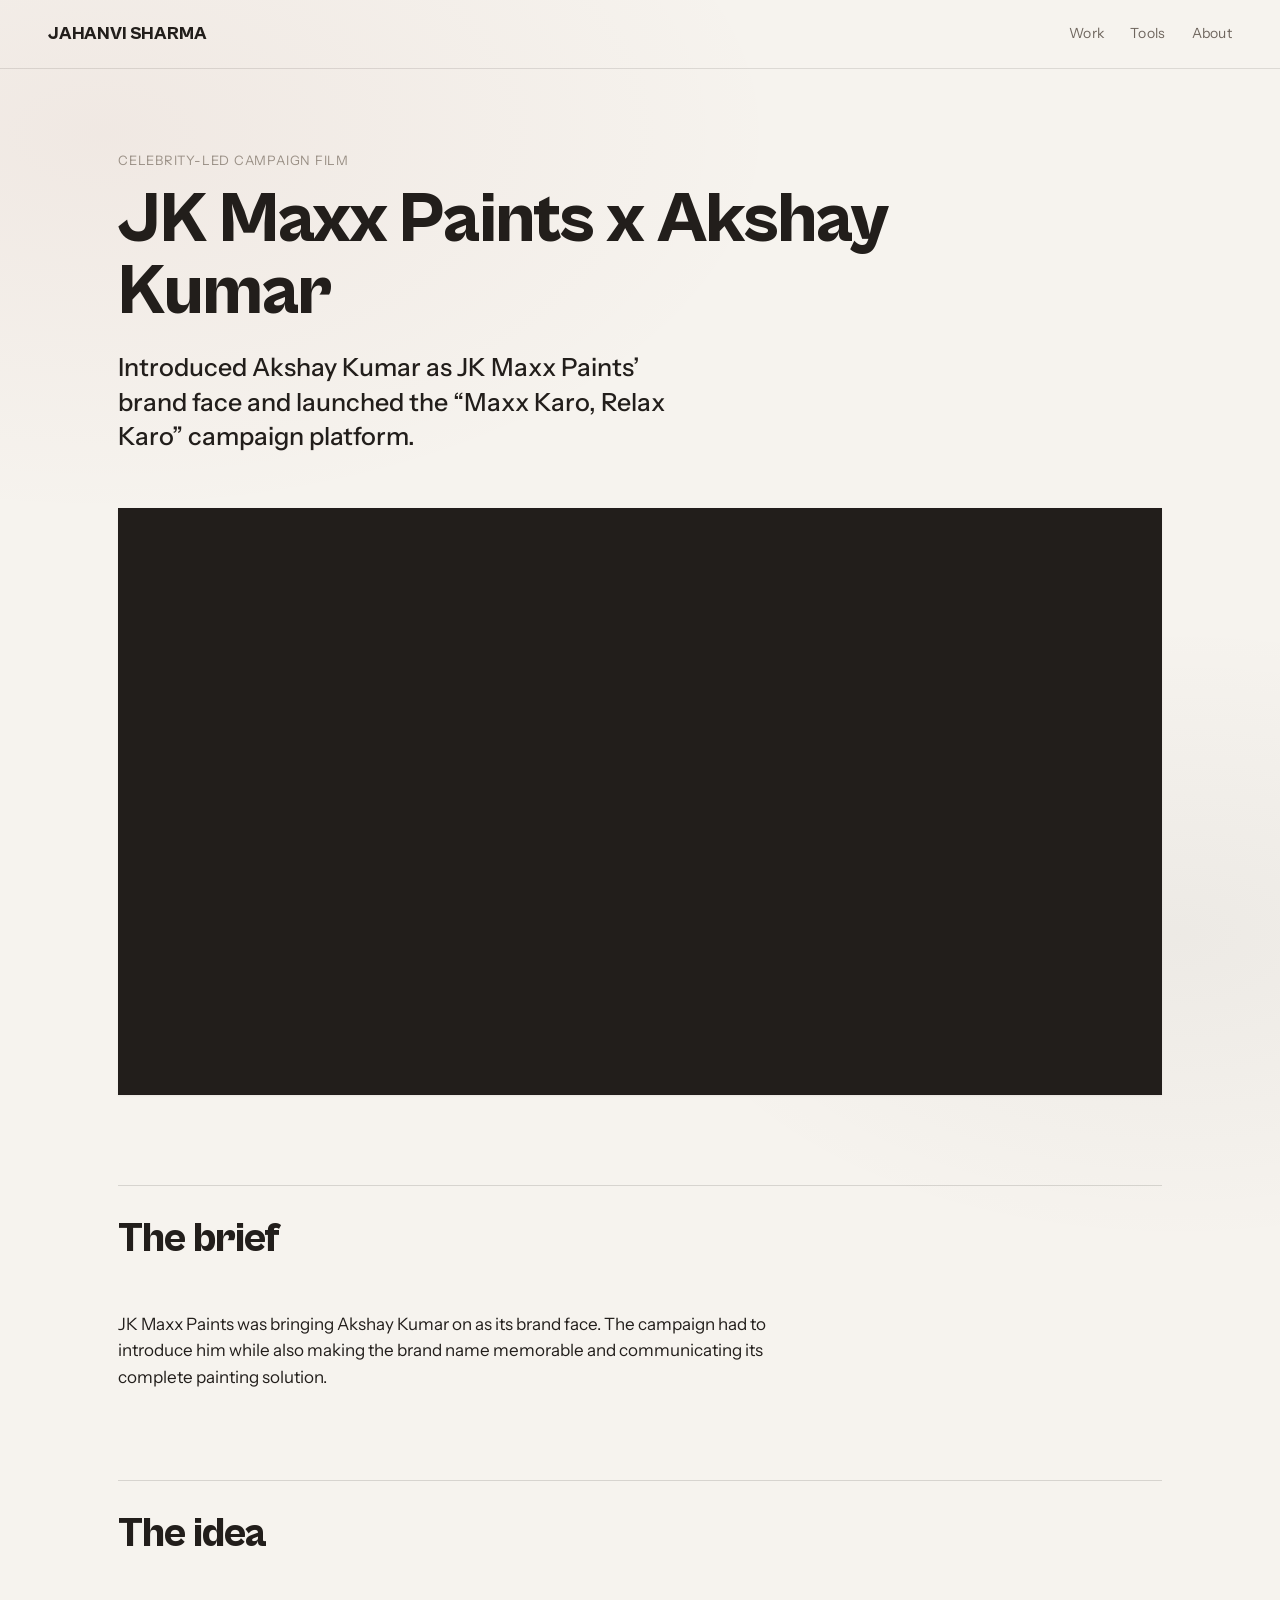
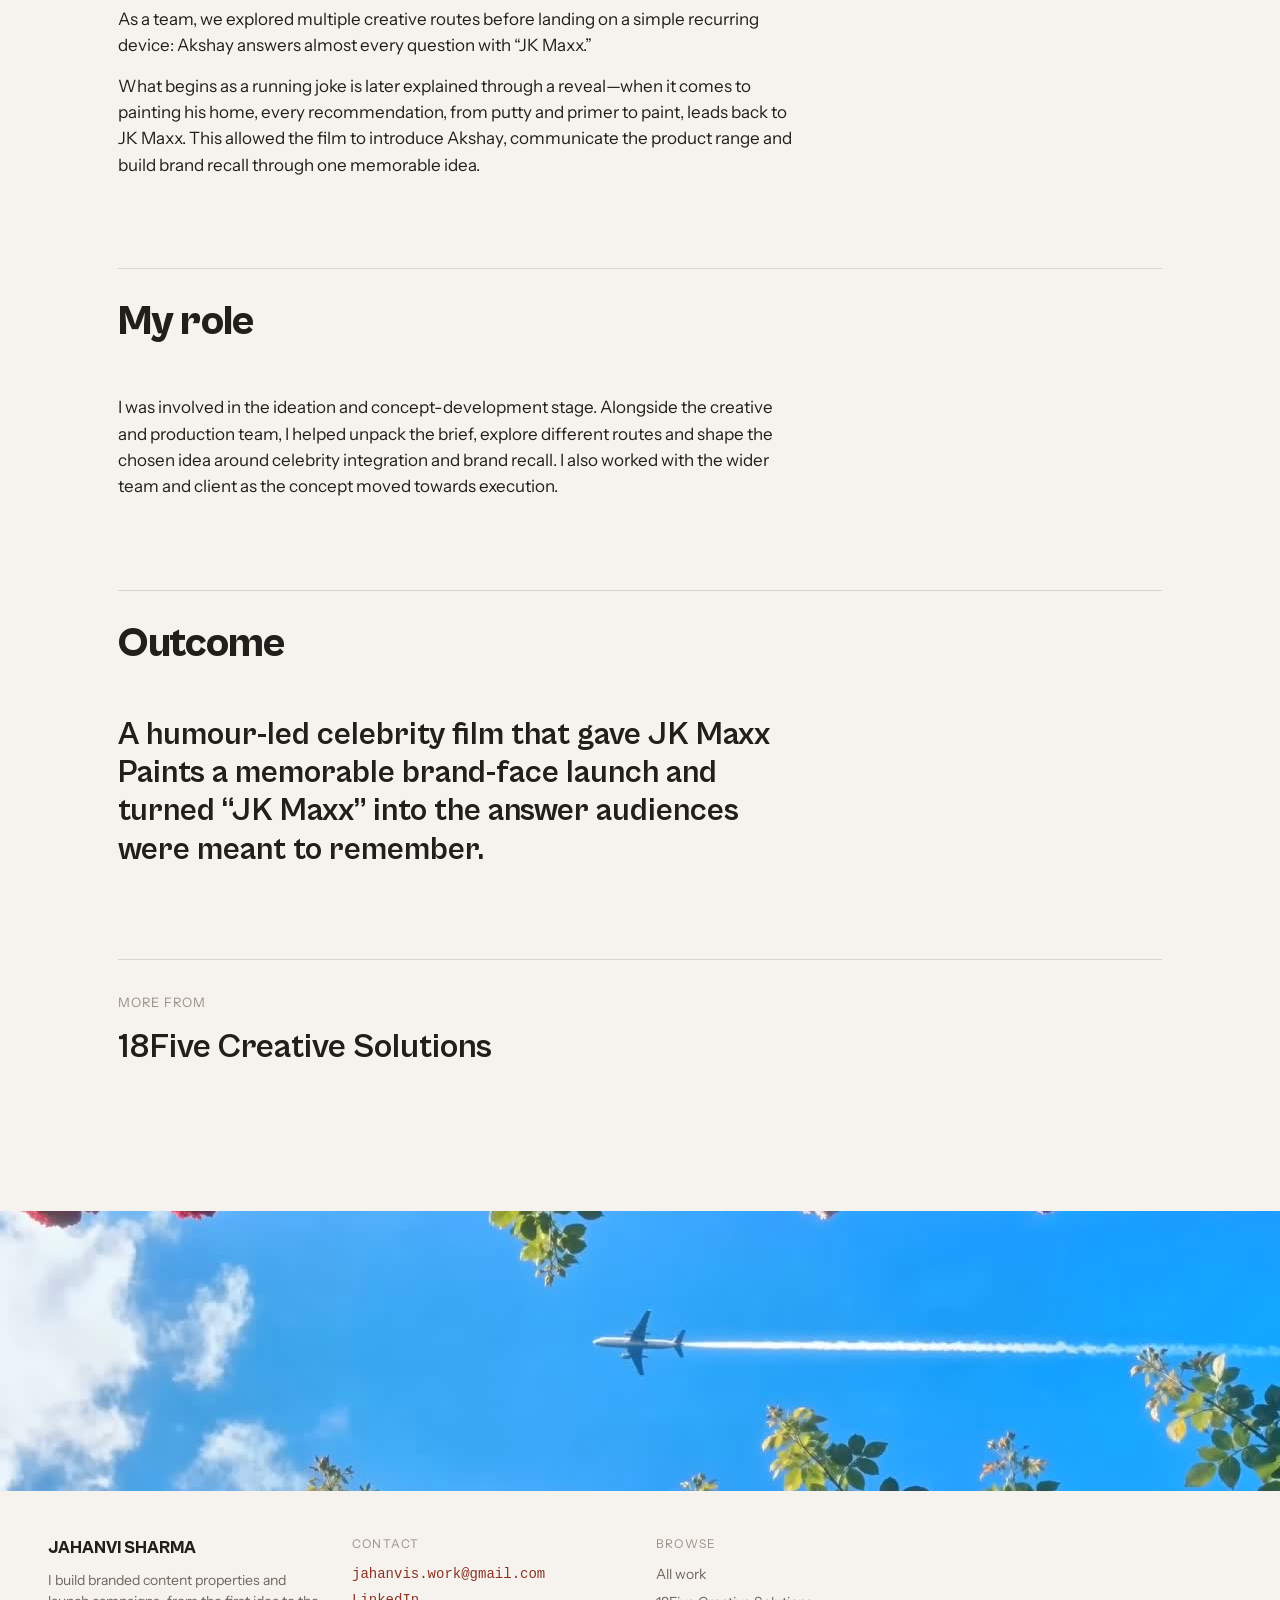
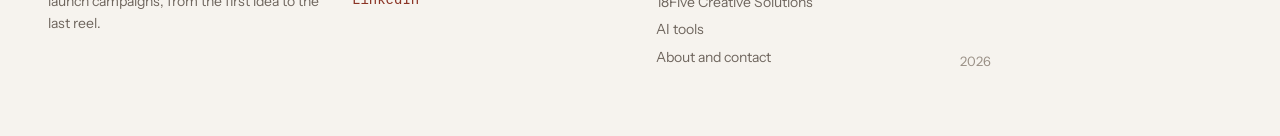
<file: public/work/akshay_kumar_film/index.html>
<!doctype html>
<html lang="en-IN">
<head>
  <meta charset="utf-8">
  <meta name="viewport" content="width=device-width, initial-scale=1">
  <title>JK Maxx Paints x Akshay Kumar | Jahanvi Sharma</title>
  <meta name="description" content="Introduced Akshay Kumar as JK Maxx Paints’ brand face and launched the “Maxx Karo, Relax Karo” campaign platform.">
  <meta name="color-scheme" content="light">
  <meta name="theme-color" content="#f6f3ee">

  <meta property="og:type" content="article">
  <meta property="og:title" content="JK Maxx Paints x Akshay Kumar, Jahanvi Sharma">
  <meta property="og:description" content="Introduced Akshay Kumar as JK Maxx Paints’ brand face and launched the “Maxx Karo, Relax Karo” campaign platform.">
  <!-- The Netlify build writes the site address in front of this path (see netlify.toml). -->
  <meta property="og:image" content="%SITE_URL%/og-image.png">
  <meta property="og:image:width" content="1200">
  <meta property="og:image:height" content="630">
  <meta name="twitter:card" content="summary_large_image">

  <link rel="icon" href="../../favicon.ico" sizes="32x32">
  <link rel="apple-touch-icon" href="../../apple-touch-icon.png">

  <link rel="preload" href="../../assets/fonts/cabinet-grotesk-800.woff2" as="font" type="font/woff2" crossorigin>
  <link rel="preload" href="../../assets/fonts/instrument-sans-latin.woff2" as="font" type="font/woff2" crossorigin>
  <link rel="stylesheet" href="../../assets/css/styles.css">
</head>
<body>
  <a class="skip-link" href="#main">Skip to content</a>

  <header class="site-header">
    <a class="brand" href="../../">Jahanvi Sharma</a>
    <nav class="site-nav" aria-label="Primary">
      <a href="../../#work">Work</a>
      <a href="../../#tools">Tools</a>
      <a href="../../#about">About</a>
    </nav>
  </header>

  <main id="main" class="container">
    <section class="page-hero rise">
      <p class="label">Celebrity-led campaign film</p>
      <h1 class="page-title">JK Maxx Paints x Akshay Kumar</h1>
      <p class="page-lede">Introduced Akshay Kumar as JK Maxx Paints’ brand face and launched the “Maxx Karo, Relax Karo” campaign platform.</p>
    </section>

    <div class="media media--film rise" style="--delay: 120ms">
      <iframe src="https://www.youtube-nocookie.com/embed/DIhuAgm2Wk0" title="JK Maxx Paints x Akshay Kumar, Maxx Karo Relax Karo" loading="lazy" allow="accelerometer; autoplay; clipboard-write; encrypted-media; gyroscope; picture-in-picture; web-share" referrerpolicy="strict-origin-when-cross-origin" allowfullscreen></iframe>
    </div>

    <section class="section rise" style="--delay: 180ms">
      <div class="section-head">
        <h2 class="section-title">The brief</h2>
      </div>
      <div class="prose">
        <p>JK Maxx Paints was bringing Akshay Kumar on as its brand face. The campaign had to introduce him while also making the brand name memorable and communicating its complete painting solution.</p>
      </div>
    </section>

    <section class="section rise" style="--delay: 220ms">
      <div class="section-head">
        <h2 class="section-title">The idea</h2>
      </div>
      <div class="prose">
        <p>As a team, we explored multiple creative routes before landing on a simple recurring device: Akshay answers almost every question with “JK Maxx.”</p>
        <p>What begins as a running joke is later explained through a reveal—when it comes to painting his home, every recommendation, from putty and primer to paint, leads back to JK Maxx. This allowed the film to introduce Akshay, communicate the product range and build brand recall through one memorable idea.</p>
      </div>
    </section>

    <section class="section rise" style="--delay: 260ms">
      <div class="section-head">
        <h2 class="section-title">My role</h2>
      </div>
      <div class="prose">
        <p>I was involved in the ideation and concept-development stage. Alongside the creative and production team, I helped unpack the brief, explore different routes and shape the chosen idea around celebrity integration and brand recall. I also worked with the wider team and client as the concept moved towards execution.</p>
      </div>
    </section>

    <section class="section rise" style="--delay: 300ms">
      <div class="section-head">
        <h2 class="section-title">Outcome</h2>
      </div>
      <p class="result">A humour-led celebrity film that gave JK Maxx Paints a memorable brand-face launch and turned “JK Maxx” into the answer audiences were meant to remember.</p>
    </section>

    <section class="section rise" style="--delay: 340ms">
      <a class="next" href="../../company/18five/">
        <span class="label">More from</span>
        <span class="next__name">18Five Creative Solutions</span>
      </a>
    </section>
  </main>

  <footer class="site-footer">
    <div class="site-footer__media" aria-hidden="true">
      <video class="ambient" poster="../../assets/media/footer_poster.jpg" data-src="../../assets/media/footer.mp4" muted loop playsinline preload="none"></video>
    </div>
    <div class="site-footer__inner">
      <div>
        <p class="footer__name">Jahanvi Sharma</p>
        <p class="footer__tagline">I build branded content properties and launch campaigns, from the first idea to the last reel.</p>
      </div>
      <div class="footer__contact">
        <p class="footer__heading">Contact</p>
        <p class="footer__contact-line"><a href="mailto:jahanvis.work@gmail.com">jahanvis.work@gmail.com</a></p>
        <p class="footer__contact-line"><a href="https://www.linkedin.com/in/jahanvi-sharma-071845241/" target="_blank" rel="noopener">LinkedIn</a></p>
      </div>
      <nav class="footer__links" aria-label="Footer">
        <p class="footer__heading">Browse</p>
        <a href="../../#work">All work</a>
        <a href="../../company/18five/">18Five Creative Solutions</a>
        <a href="../../#tools">AI tools</a>
        <a href="../../#about">About and contact</a>
      </nav>
      <div class="footer__year">
        <p>2026</p>
      </div>
    </div>
  </footer>
  <script src="../../assets/js/video.js" defer></script>
</body>
</html>
</file>
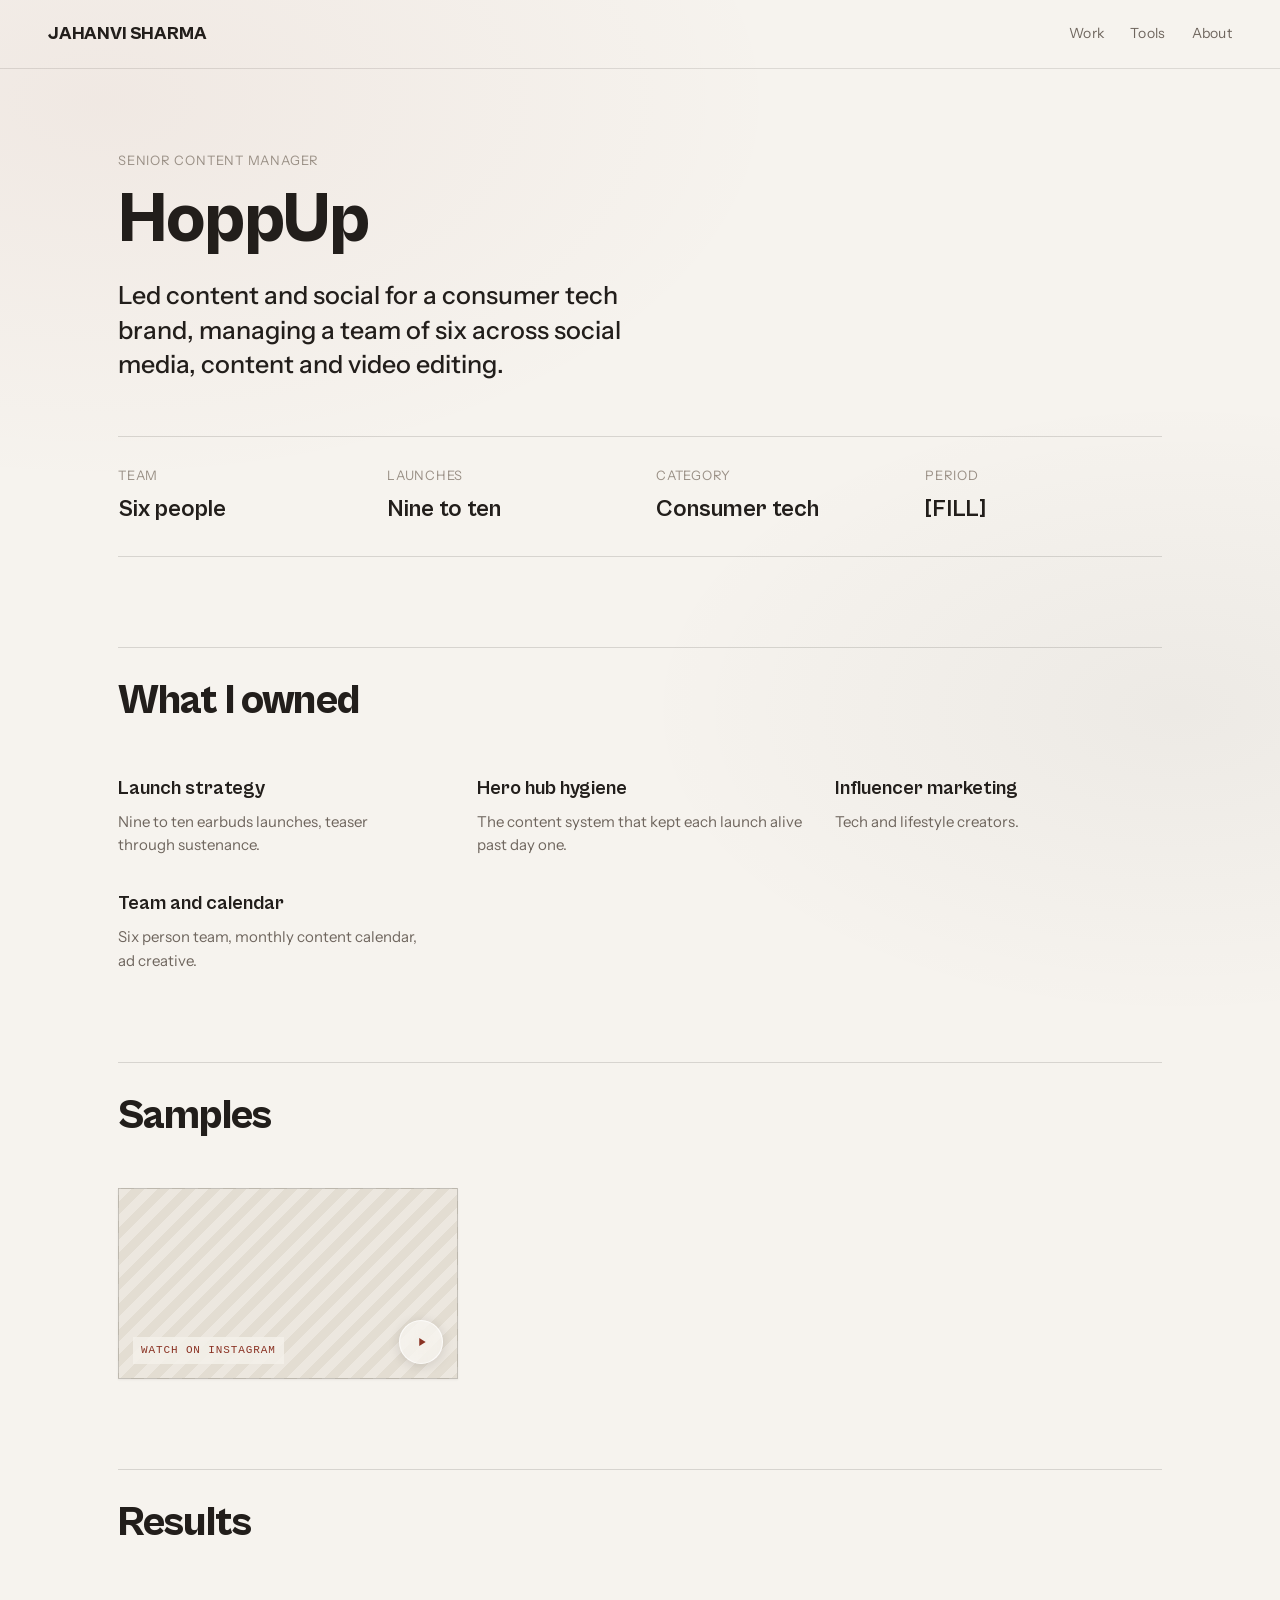
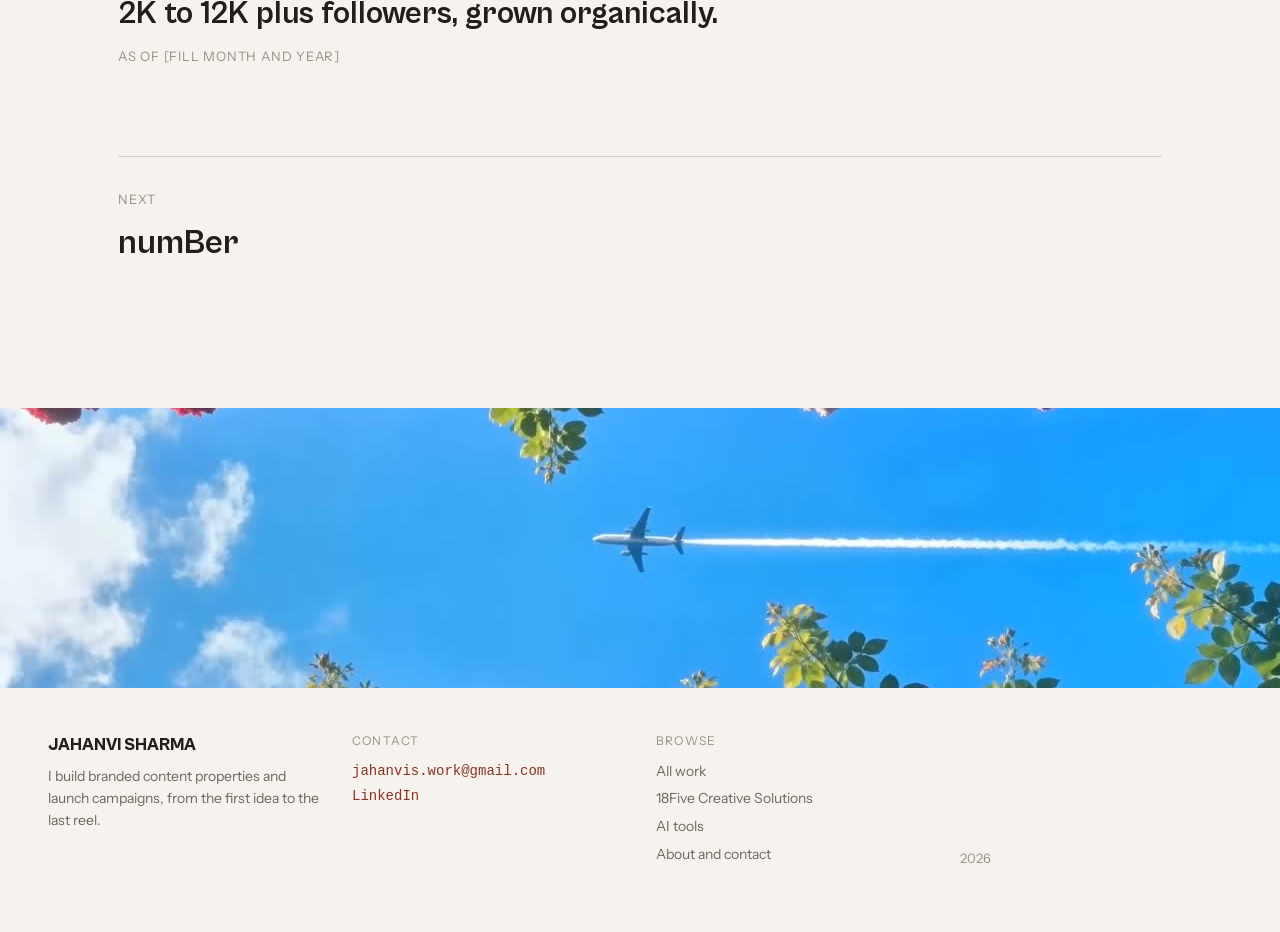
<file: public/work/hoppup/index.html>
<!doctype html>
<html lang="en-IN">
<head>
  <meta charset="utf-8">
  <meta name="viewport" content="width=device-width, initial-scale=1">
  <title>HoppUp | Jahanvi Sharma</title>
  <meta name="description" content="Led content and social for a consumer tech brand, managing a team of six across social media, content and video editing.">
  <meta name="color-scheme" content="light">
  <meta name="theme-color" content="#f6f3ee">

  <meta property="og:type" content="article">
  <meta property="og:title" content="HoppUp, Jahanvi Sharma">
  <meta property="og:description" content="Led content and social for a consumer tech brand, managing a team of six across social media, content and video editing.">
  <!-- The Netlify build writes the site address in front of this path (see netlify.toml). -->
  <meta property="og:image" content="%SITE_URL%/og-image.png">
  <meta property="og:image:width" content="1200">
  <meta property="og:image:height" content="630">
  <meta name="twitter:card" content="summary_large_image">

  <link rel="icon" href="../../favicon.ico" sizes="32x32">
  <link rel="apple-touch-icon" href="../../apple-touch-icon.png">

  <link rel="preload" href="../../assets/fonts/cabinet-grotesk-800.woff2" as="font" type="font/woff2" crossorigin>
  <link rel="preload" href="../../assets/fonts/instrument-sans-latin.woff2" as="font" type="font/woff2" crossorigin>
  <link rel="stylesheet" href="../../assets/css/styles.css">
</head>
<body>
  <a class="skip-link" href="#main">Skip to content</a>

  <header class="site-header">
    <a class="brand" href="../../">Jahanvi Sharma</a>
    <nav class="site-nav" aria-label="Primary">
      <a href="../../#work">Work</a>
      <a href="../../#tools">Tools</a>
      <a href="../../#about">About</a>
    </nav>
  </header>

  <main id="main" class="container">
    <section class="page-hero rise">
      <p class="label">Senior Content Manager</p>
      <h1 class="page-title">HoppUp</h1>
      <p class="page-lede">Led content and social for a consumer tech brand, managing a team of six across social media, content and video editing.</p>
    </section>

    <ul class="snapshot rise" style="--delay: 120ms" role="list">
      <li>
        <p class="label">Team</p>
        <p class="snapshot__value">Six people</p>
      </li>
      <li>
        <p class="label">Launches</p>
        <p class="snapshot__value">Nine to ten</p>
      </li>
      <li>
        <p class="label">Category</p>
        <p class="snapshot__value">Consumer tech</p>
      </li>
      <li>
        <p class="label">Period</p>
        <p class="snapshot__value">[FILL]</p>
      </li>
    </ul>

    <section class="section rise" style="--delay: 180ms">
      <div class="section-head">
        <h2 class="section-title">What I owned</h2>
      </div>

      <ul class="caps" role="list">
        <li class="cap">
          <h3 class="cap__title">Launch strategy</h3>
          <p class="cap__line">Nine to ten earbuds launches, teaser through sustenance.</p>
        </li>
        <li class="cap">
          <h3 class="cap__title">Hero hub hygiene</h3>
          <p class="cap__line">The content system that kept each launch alive past day one.</p>
        </li>
        <li class="cap">
          <h3 class="cap__title">Influencer marketing</h3>
          <p class="cap__line">Tech and lifestyle creators.</p>
        </li>
        <li class="cap">
          <h3 class="cap__title">Team and calendar</h3>
          <p class="cap__line">Six person team, monthly content calendar, ad creative.</p>
        </li>
      </ul>
    </section>

    <section class="section rise" style="--delay: 240ms">
      <div class="section-head">
        <h2 class="section-title">Samples</h2>
      </div>

      <div class="sample-grid">
        <a class="media media--video" href="https://www.instagram.com/reel/CvYpdHKhxia/?stkn=MW8zZXA2aTNla2RyMA==" target="_blank" rel="noopener" aria-label="HoppUp launch creative, watch on Instagram">
          <span class="media__play" aria-hidden="true"><svg viewBox="0 0 24 24" width="14" height="14" fill="currentColor" focusable="false"><path d="M9 5 L20 12 L9 19 Z"/></svg></span>
          <span class="media__label">watch on instagram</span>
        </a>
      </div>
    </section>

    <section class="section rise" style="--delay: 300ms">
      <div class="section-head">
        <h2 class="section-title">Results</h2>
      </div>

      <p class="result">2K to 12K plus followers, grown organically.</p>
      <p class="label">As of [FILL month and year]</p>
    </section>

    <section class="section rise" style="--delay: 360ms">
      <a class="next" href="../numer/">
        <span class="label">Next</span>
        <span class="next__name">numBer</span>
      </a>
    </section>
  </main>

  <footer class="site-footer">
    <div class="site-footer__media" aria-hidden="true">
      <video class="ambient" poster="../../assets/media/footer_poster.jpg" data-src="../../assets/media/footer.mp4" muted loop playsinline preload="none"></video>
    </div>
    <div class="site-footer__inner">
      <div>
        <p class="footer__name">Jahanvi Sharma</p>
        <p class="footer__tagline">I build branded content properties and launch campaigns, from the first idea to the last reel.</p>
      </div>
      <div class="footer__contact">
        <p class="footer__heading">Contact</p>
        <p class="footer__contact-line"><a href="mailto:jahanvis.work@gmail.com">jahanvis.work@gmail.com</a></p>
        <p class="footer__contact-line"><a href="https://www.linkedin.com/in/jahanvi-sharma-071845241/" target="_blank" rel="noopener">LinkedIn</a></p>
      </div>
      <nav class="footer__links" aria-label="Footer">
        <p class="footer__heading">Browse</p>
        <a href="../../#work">All work</a>
        <a href="../../company/18five/">18Five Creative Solutions</a>
        <a href="../../#tools">AI tools</a>
        <a href="../../#about">About and contact</a>
      </nav>
      <div class="footer__year">
        <p>2026</p>
      </div>
    </div>
  </footer>
  <script src="../../assets/js/video.js" defer></script>
</body>
</html>
</file>
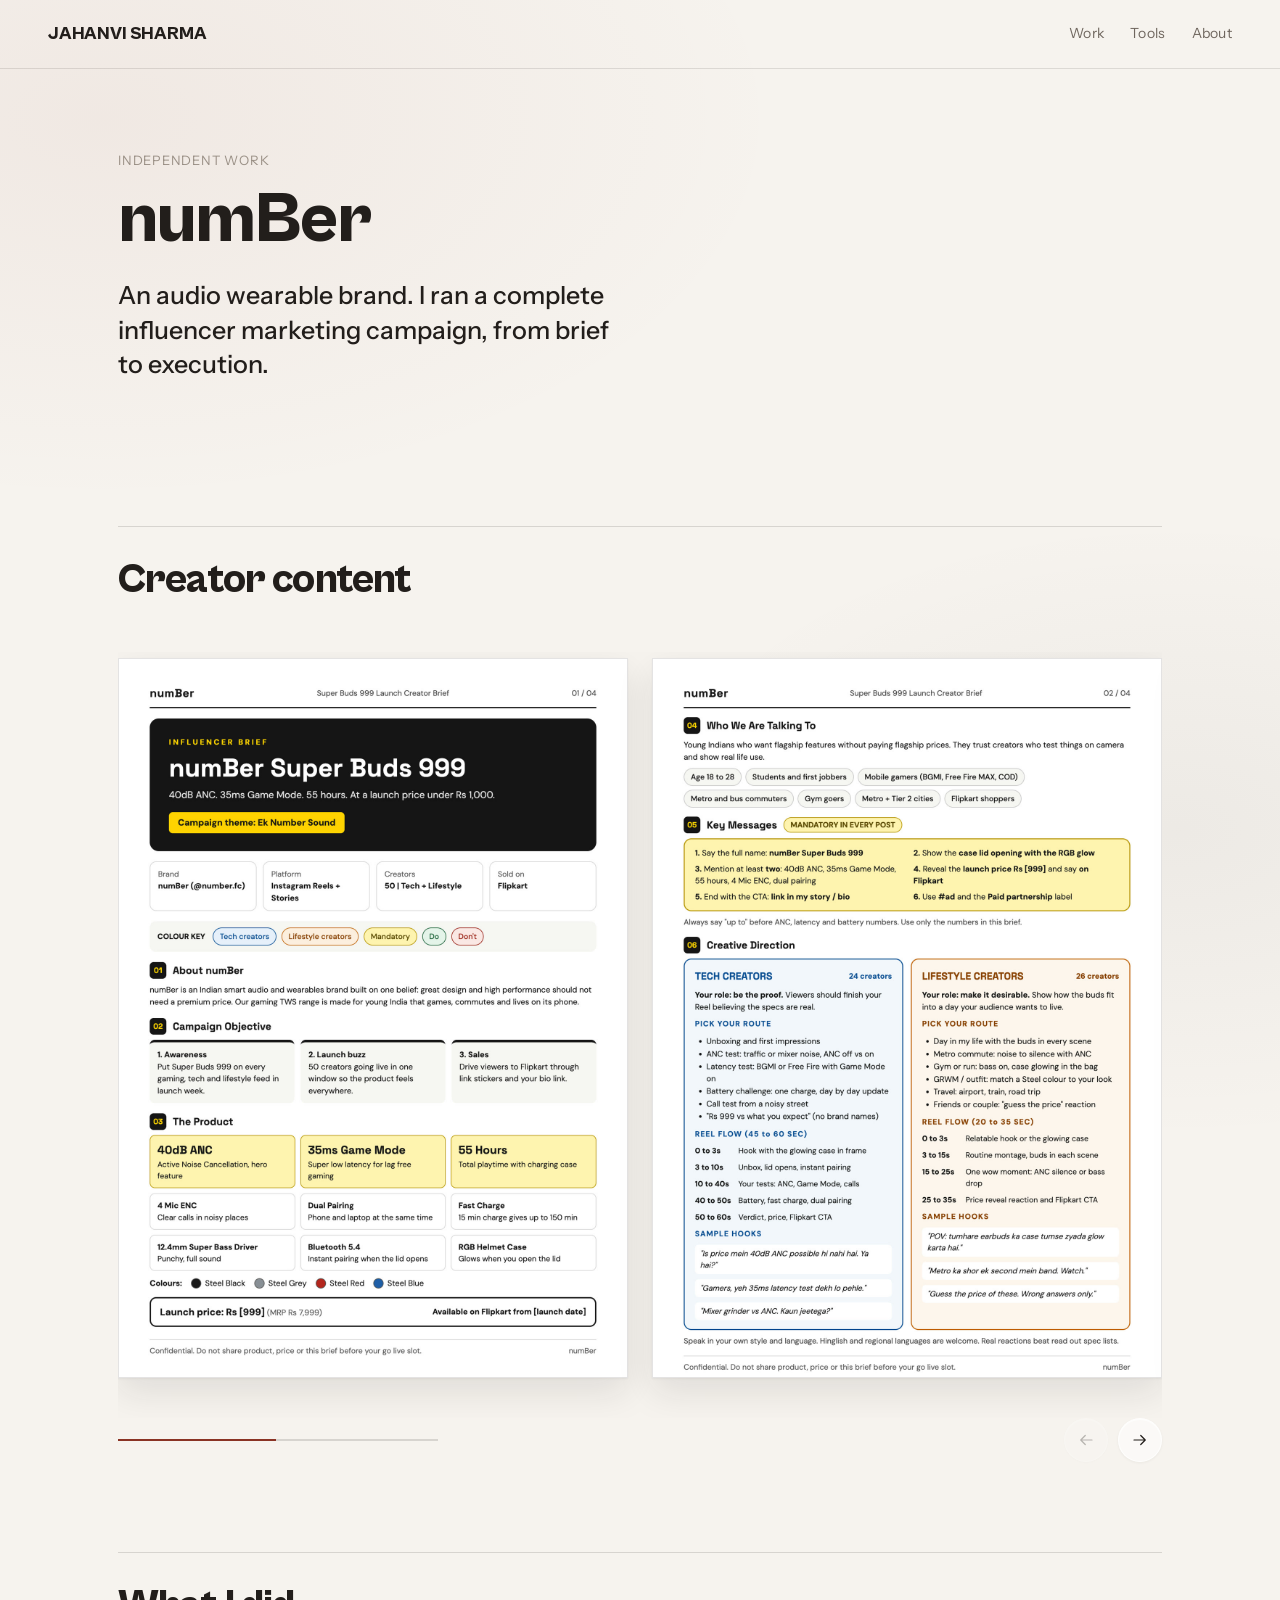
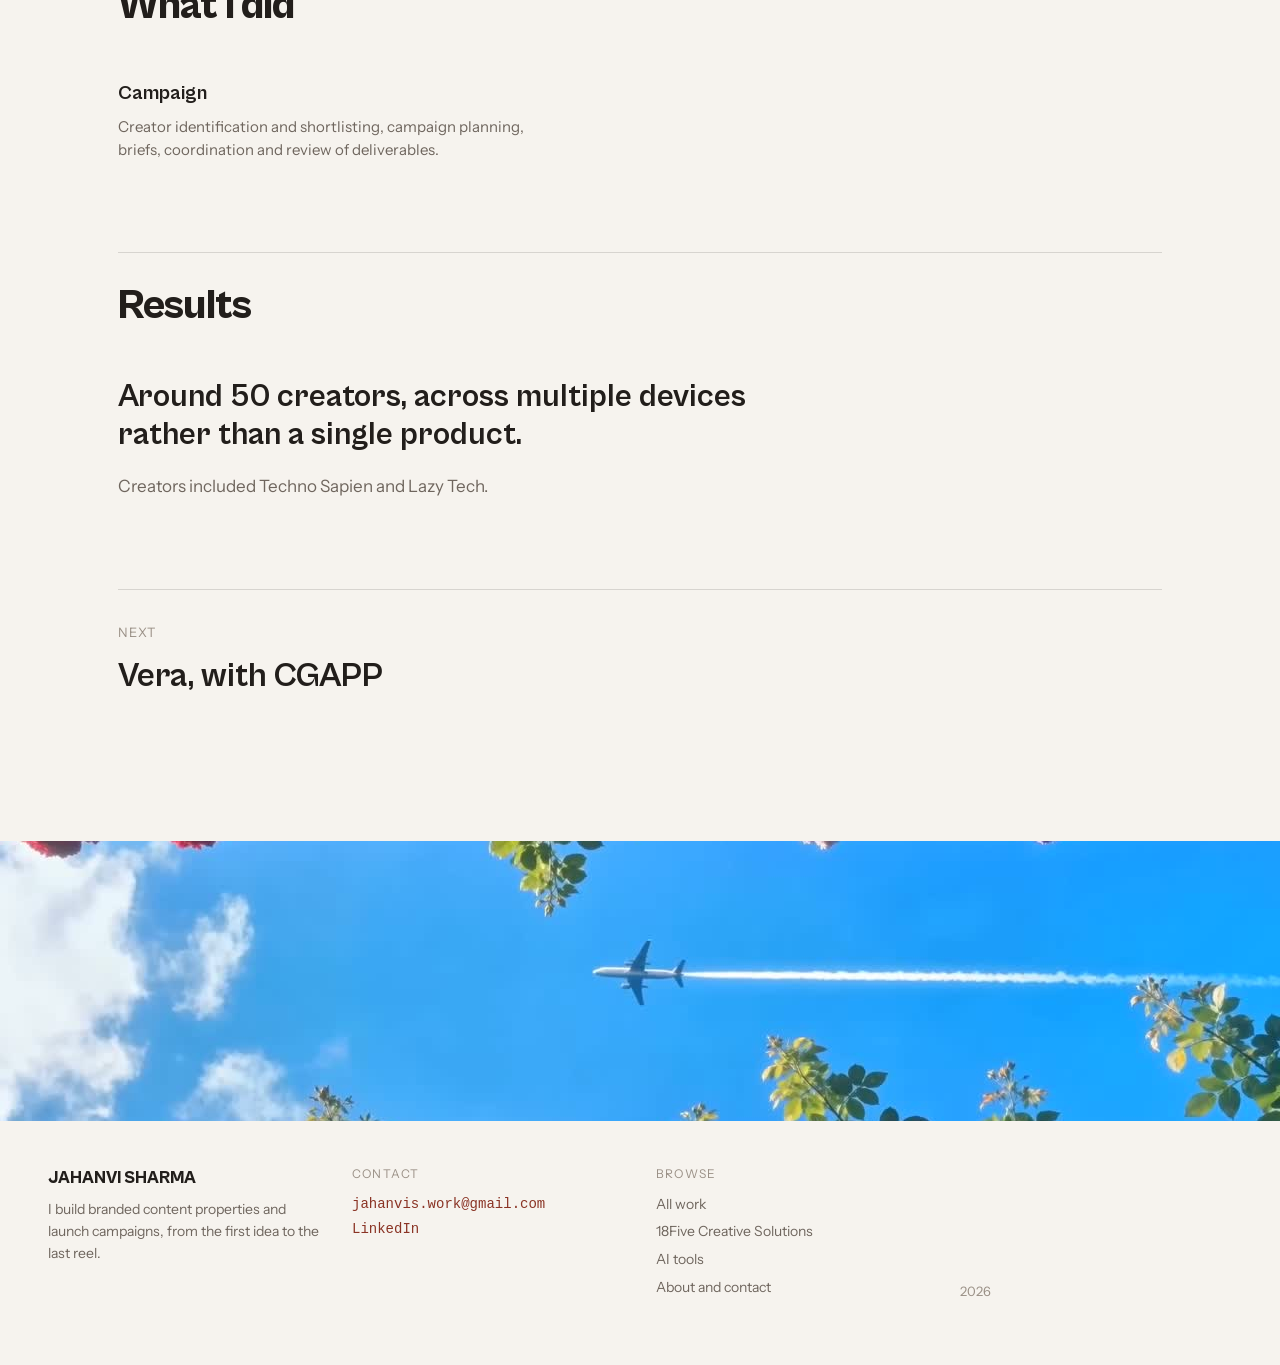
<file: public/work/numer/index.html>
<!doctype html>
<html lang="en-IN">
<head>
  <meta charset="utf-8">
  <meta name="viewport" content="width=device-width, initial-scale=1">
  <title>numBer | Jahanvi Sharma</title>
  <meta name="description" content="An audio wearable brand. I ran a complete influencer marketing campaign, from brief to execution.">
  <meta name="color-scheme" content="light">
  <meta name="theme-color" content="#f6f3ee">

  <meta property="og:type" content="article">
  <meta property="og:title" content="numBer, Jahanvi Sharma">
  <meta property="og:description" content="An audio wearable brand. I ran a complete influencer marketing campaign, from brief to execution.">
  <!-- The Netlify build writes the site address in front of this path (see netlify.toml). -->
  <meta property="og:image" content="%SITE_URL%/og-image.png">
  <meta property="og:image:width" content="1200">
  <meta property="og:image:height" content="630">
  <meta name="twitter:card" content="summary_large_image">

  <link rel="icon" href="../../favicon.ico" sizes="32x32">
  <link rel="apple-touch-icon" href="../../apple-touch-icon.png">

  <link rel="preload" href="../../assets/fonts/cabinet-grotesk-800.woff2" as="font" type="font/woff2" crossorigin>
  <link rel="preload" href="../../assets/fonts/instrument-sans-latin.woff2" as="font" type="font/woff2" crossorigin>
  <link rel="stylesheet" href="../../assets/css/styles.css">
</head>
<body>
  <a class="skip-link" href="#main">Skip to content</a>

  <header class="site-header">
    <a class="brand" href="../../">Jahanvi Sharma</a>
    <nav class="site-nav" aria-label="Primary">
      <a href="../../#work">Work</a>
      <a href="../../#tools">Tools</a>
      <a href="../../#about">About</a>
    </nav>
  </header>

  <main id="main" class="container">
    <section class="page-hero rise">
      <p class="label">Independent work</p>
      <h1 class="page-title">numBer</h1>
      <p class="page-lede">An audio wearable brand. I ran a complete influencer marketing campaign, from brief to execution.</p>
    </section>

    <section class="section rise" style="--delay: 120ms">
      <div class="section-head">
        <h2 class="section-title">Creator content</h2>
      </div>

      <div class="carousel carousel--pairs">
        <div class="carousel__track" id="brief-track" role="group" aria-label="Creator brief, four pages" tabindex="0">
          <a class="sheet" href="../../assets/media/numer_brief_1.jpg" target="_blank" rel="noopener" aria-label="Creator brief page 1 of 4, Overview and product, open full size">
            <img src="../../assets/media/numer_brief_1.jpg" alt="numBer Super Buds 999 creator brief, page 1: Overview and product" width="1400" height="1980" loading="lazy" decoding="async">
          </a>
          <a class="sheet" href="../../assets/media/numer_brief_2.jpg" target="_blank" rel="noopener" aria-label="Creator brief page 2 of 4, Audience, messages and creative direction, open full size">
            <img src="../../assets/media/numer_brief_2.jpg" alt="numBer Super Buds 999 creator brief, page 2: Audience, messages and creative direction" width="1400" height="1980" loading="lazy" decoding="async">
          </a>
          <a class="sheet" href="../../assets/media/numer_brief_3.jpg" target="_blank" rel="noopener" aria-label="Creator brief page 3 of 4, Deliverables, captions and rules, open full size">
            <img src="../../assets/media/numer_brief_3.jpg" alt="numBer Super Buds 999 creator brief, page 3: Deliverables, captions and rules" width="1400" height="1980" loading="lazy" decoding="async">
          </a>
          <a class="sheet" href="../../assets/media/numer_brief_4.jpg" target="_blank" rel="noopener" aria-label="Creator brief page 4 of 4, Timeline, disclosure and payment, open full size">
            <img src="../../assets/media/numer_brief_4.jpg" alt="numBer Super Buds 999 creator brief, page 4: Timeline, disclosure and payment" width="1400" height="1980" loading="lazy" decoding="async">
          </a>
        </div>

        <div class="carousel__controls" hidden>
          <div class="carousel__progress"><span class="carousel__bar"></span></div>
          <div class="carousel__buttons">
            <button class="carousel__button carousel__button--prev" type="button" aria-controls="brief-track" aria-label="Previous pages">
              <svg viewBox="0 0 24 24" width="18" height="18" fill="none" stroke="currentColor" stroke-width="1.6" stroke-linecap="round" stroke-linejoin="round" aria-hidden="true" focusable="false"><path d="M4 12h15M13 6l6 6-6 6"/></svg>
            </button>
            <button class="carousel__button" type="button" aria-controls="brief-track" aria-label="Next pages">
              <svg viewBox="0 0 24 24" width="18" height="18" fill="none" stroke="currentColor" stroke-width="1.6" stroke-linecap="round" stroke-linejoin="round" aria-hidden="true" focusable="false"><path d="M4 12h15M13 6l6 6-6 6"/></svg>
            </button>
          </div>
        </div>
      </div>
    </section>

    <section class="section rise" style="--delay: 180ms">
      <div class="section-head">
        <h2 class="section-title">What I did</h2>
      </div>

      <ul class="caps" role="list">
        <li class="cap">
          <h3 class="cap__title">Campaign</h3>
          <p class="cap__line">Creator identification and shortlisting, campaign planning, briefs, coordination and review of deliverables.</p>
        </li>
      </ul>
    </section>

    <section class="section rise" style="--delay: 240ms">
      <div class="section-head">
        <h2 class="section-title">Results</h2>
      </div>

      <p class="result">Around 50 creators, across multiple devices rather than a single product.</p>
      <p class="page-note">Creators included Techno Sapien and Lazy Tech.</p>
    </section>

    <section class="section rise" style="--delay: 300ms">
      <a class="next" href="../vera/">
        <span class="label">Next</span>
        <span class="next__name">Vera, with CGAPP</span>
      </a>
    </section>
  </main>

  <footer class="site-footer">
    <div class="site-footer__media" aria-hidden="true">
      <video class="ambient" poster="../../assets/media/footer_poster.jpg" data-src="../../assets/media/footer.mp4" muted loop playsinline preload="none"></video>
    </div>
    <div class="site-footer__inner">
      <div>
        <p class="footer__name">Jahanvi Sharma</p>
        <p class="footer__tagline">I build branded content properties and launch campaigns, from the first idea to the last reel.</p>
      </div>
      <div class="footer__contact">
        <p class="footer__heading">Contact</p>
        <p class="footer__contact-line"><a href="mailto:jahanvis.work@gmail.com">jahanvis.work@gmail.com</a></p>
        <p class="footer__contact-line"><a href="https://www.linkedin.com/in/jahanvi-sharma-071845241/" target="_blank" rel="noopener">LinkedIn</a></p>
      </div>
      <nav class="footer__links" aria-label="Footer">
        <p class="footer__heading">Browse</p>
        <a href="../../#work">All work</a>
        <a href="../../company/18five/">18Five Creative Solutions</a>
        <a href="../../#tools">AI tools</a>
        <a href="../../#about">About and contact</a>
      </nav>
      <div class="footer__year">
        <p>2026</p>
      </div>
    </div>
  </footer>
  <script src="../../assets/js/carousel.js" defer></script>
  <script src="../../assets/js/video.js" defer></script>
</body>
</html>
</file>
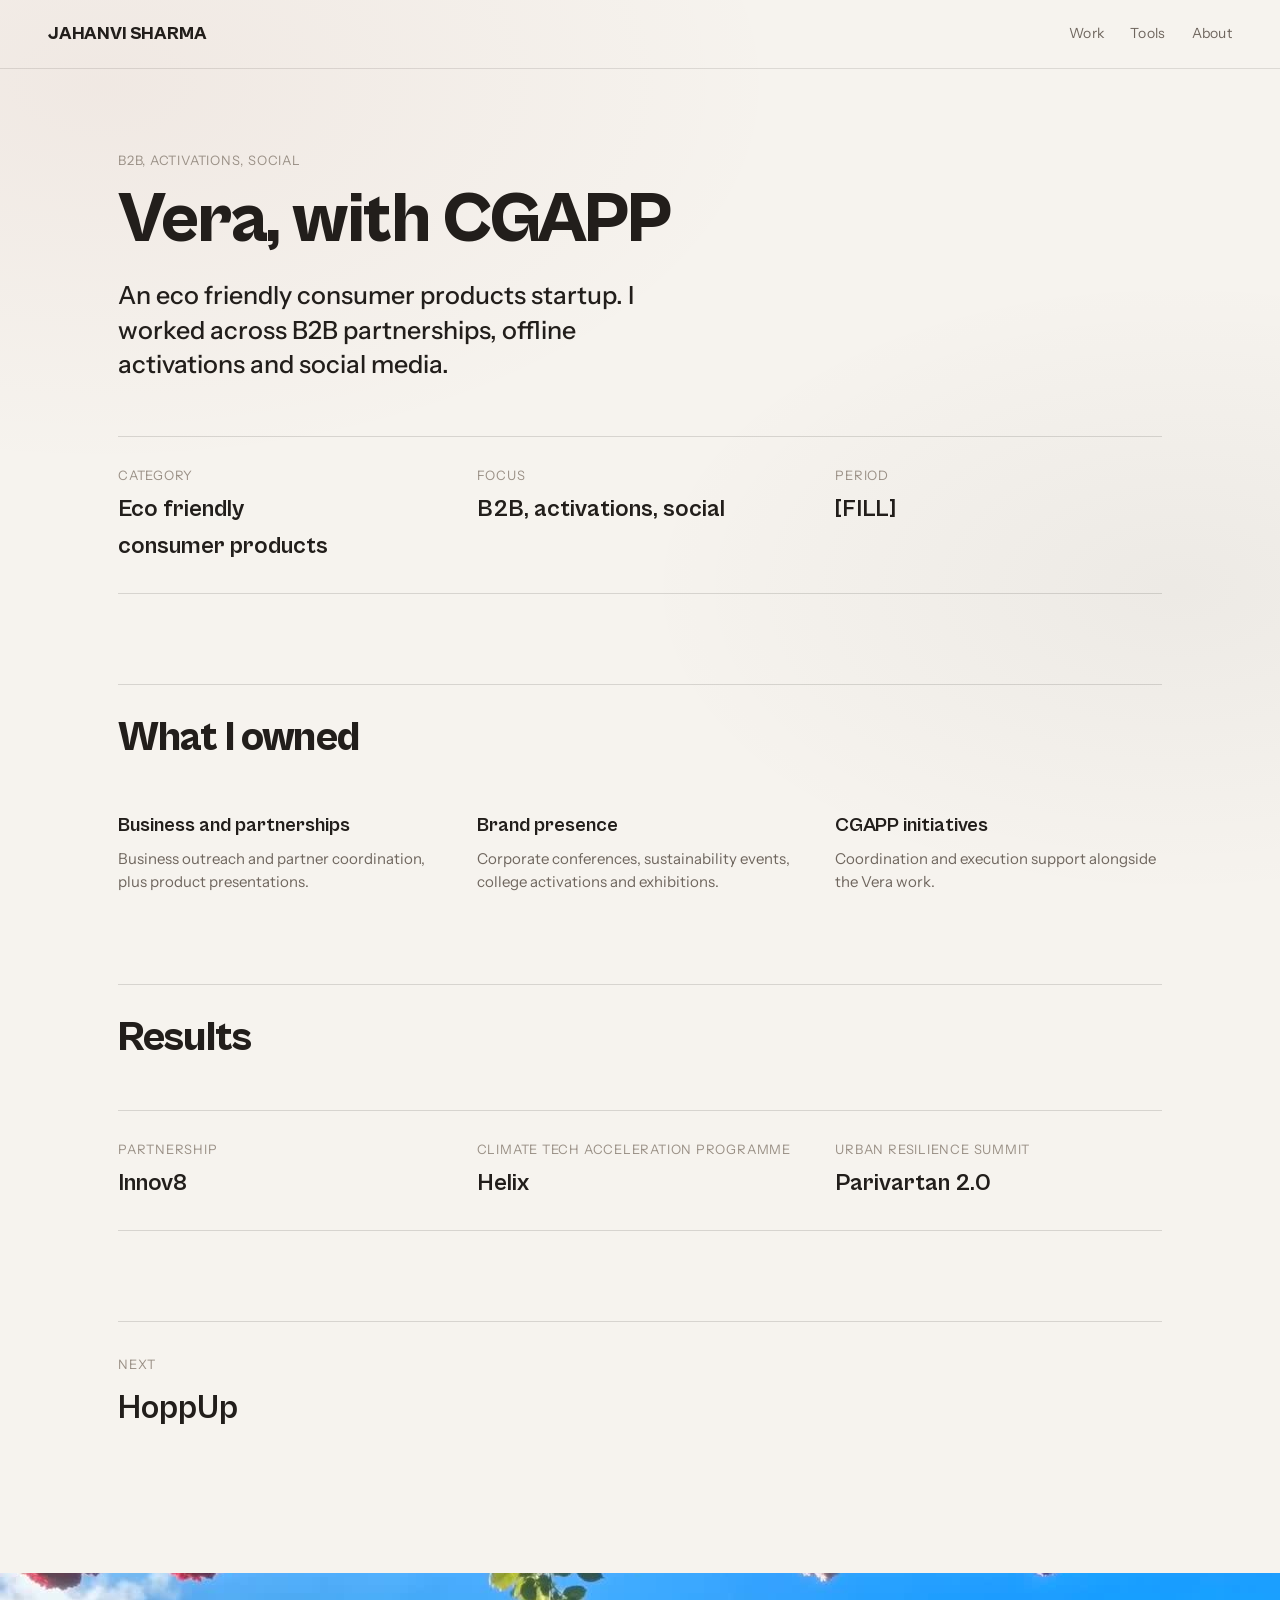
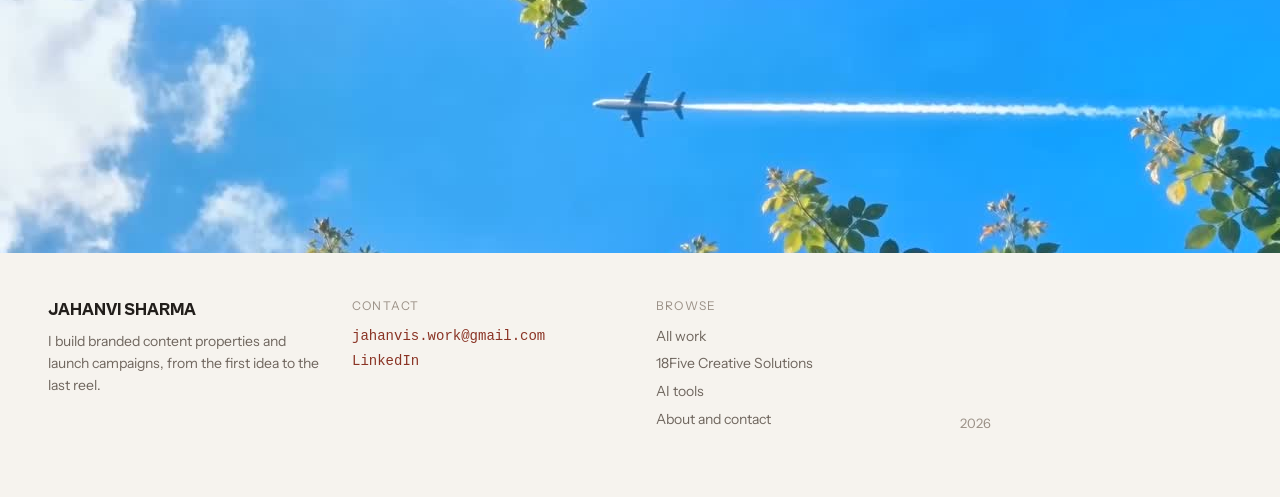
<file: public/work/vera/index.html>
<!doctype html>
<html lang="en-IN">
<head>
  <meta charset="utf-8">
  <meta name="viewport" content="width=device-width, initial-scale=1">
  <title>Vera, with CGAPP | Jahanvi Sharma</title>
  <meta name="description" content="An eco friendly consumer products startup. I worked across B2B partnerships, offline activations and social media.">
  <meta name="color-scheme" content="light">
  <meta name="theme-color" content="#f6f3ee">

  <meta property="og:type" content="article">
  <meta property="og:title" content="Vera, with CGAPP, Jahanvi Sharma">
  <meta property="og:description" content="An eco friendly consumer products startup. I worked across B2B partnerships, offline activations and social media.">
  <!-- The Netlify build writes the site address in front of this path (see netlify.toml). -->
  <meta property="og:image" content="%SITE_URL%/og-image.png">
  <meta property="og:image:width" content="1200">
  <meta property="og:image:height" content="630">
  <meta name="twitter:card" content="summary_large_image">

  <link rel="icon" href="../../favicon.ico" sizes="32x32">
  <link rel="apple-touch-icon" href="../../apple-touch-icon.png">

  <link rel="preload" href="../../assets/fonts/cabinet-grotesk-800.woff2" as="font" type="font/woff2" crossorigin>
  <link rel="preload" href="../../assets/fonts/instrument-sans-latin.woff2" as="font" type="font/woff2" crossorigin>
  <link rel="stylesheet" href="../../assets/css/styles.css">
</head>
<body>
  <a class="skip-link" href="#main">Skip to content</a>

  <header class="site-header">
    <a class="brand" href="../../">Jahanvi Sharma</a>
    <nav class="site-nav" aria-label="Primary">
      <a href="../../#work">Work</a>
      <a href="../../#tools">Tools</a>
      <a href="../../#about">About</a>
    </nav>
  </header>

  <main id="main" class="container">
    <section class="page-hero rise">
      <p class="label">B2B, activations, social</p>
      <h1 class="page-title">Vera, with CGAPP</h1>
      <p class="page-lede">An eco friendly consumer products startup. I worked across B2B partnerships, offline activations and social media.</p>
    </section>

    <ul class="snapshot rise" style="--delay: 120ms" role="list">
      <li>
        <p class="label">Category</p>
        <p class="snapshot__value">Eco friendly consumer products</p>
      </li>
      <li>
        <p class="label">Focus</p>
        <p class="snapshot__value">B2B, activations, social</p>
      </li>
      <li>
        <p class="label">Period</p>
        <p class="snapshot__value">[FILL]</p>
      </li>
    </ul>

    <section class="section rise" style="--delay: 180ms">
      <div class="section-head">
        <h2 class="section-title">What I owned</h2>
      </div>

      <ul class="caps" role="list">
        <li class="cap">
          <h3 class="cap__title">Business and partnerships</h3>
          <p class="cap__line">Business outreach and partner coordination, plus product presentations.</p>
        </li>
        <li class="cap">
          <h3 class="cap__title">Brand presence</h3>
          <p class="cap__line">Corporate conferences, sustainability events, college activations and exhibitions.</p>
        </li>
        <li class="cap">
          <h3 class="cap__title">CGAPP initiatives</h3>
          <p class="cap__line">Coordination and execution support alongside the Vera work.</p>
        </li>
      </ul>
    </section>

    <section class="section rise" style="--delay: 240ms">
      <div class="section-head">
        <h2 class="section-title">Results</h2>
      </div>

      <ul class="snapshot" role="list">
        <li>
          <p class="label">Partnership</p>
          <p class="snapshot__value">Innov8</p>
        </li>
        <li>
          <p class="label">Climate tech acceleration programme</p>
          <p class="snapshot__value">Helix</p>
        </li>
        <li>
          <p class="label">Urban resilience summit</p>
          <p class="snapshot__value">Parivartan 2.0</p>
        </li>
      </ul>
    </section>

    <section class="section rise" style="--delay: 300ms">
      <a class="next" href="../hoppup/">
        <span class="label">Next</span>
        <span class="next__name">HoppUp</span>
      </a>
    </section>
  </main>

  <footer class="site-footer">
    <div class="site-footer__media" aria-hidden="true">
      <video class="ambient" poster="../../assets/media/footer_poster.jpg" data-src="../../assets/media/footer.mp4" muted loop playsinline preload="none"></video>
    </div>
    <div class="site-footer__inner">
      <div>
        <p class="footer__name">Jahanvi Sharma</p>
        <p class="footer__tagline">I build branded content properties and launch campaigns, from the first idea to the last reel.</p>
      </div>
      <div class="footer__contact">
        <p class="footer__heading">Contact</p>
        <p class="footer__contact-line"><a href="mailto:jahanvis.work@gmail.com">jahanvis.work@gmail.com</a></p>
        <p class="footer__contact-line"><a href="https://www.linkedin.com/in/jahanvi-sharma-071845241/" target="_blank" rel="noopener">LinkedIn</a></p>
      </div>
      <nav class="footer__links" aria-label="Footer">
        <p class="footer__heading">Browse</p>
        <a href="../../#work">All work</a>
        <a href="../../company/18five/">18Five Creative Solutions</a>
        <a href="../../#tools">AI tools</a>
        <a href="../../#about">About and contact</a>
      </nav>
      <div class="footer__year">
        <p>2026</p>
      </div>
    </div>
  </footer>
  <script src="../../assets/js/video.js" defer></script>
</body>
</html>
</file>
<file: public/assets/css/styles.css>
/* Instrument Sans is a variable font: one file per subset covers 400 to 700. */
@font-face {
  font-family: "Instrument Sans";
  font-style: normal;
  font-weight: 400 700;
  font-display: swap;
  src: url("../fonts/instrument-sans-latin-ext.woff2") format("woff2");
  unicode-range: U+0100-02BA, U+02BD-02C5, U+02C7-02CC, U+02CE-02D7, U+02DD-02FF, U+0304, U+0308, U+0329, U+1D00-1DBF, U+1E00-1E9F, U+1EF2-1EFF, U+2020, U+20A0-20AB, U+20AD-20C0, U+2113, U+2C60-2C7F, U+A720-A7FF;
}

@font-face {
  font-family: "Instrument Sans";
  font-style: normal;
  font-weight: 400 700;
  font-display: swap;
  src: url("../fonts/instrument-sans-latin.woff2") format("woff2");
  unicode-range: U+0000-00FF, U+0131, U+0152-0153, U+02BB-02BC, U+02C6, U+02DA, U+02DC, U+0304, U+0308, U+0329, U+2000-206F, U+20AC, U+2122, U+2191, U+2193, U+2212, U+2215, U+FEFF, U+FFFD;
}

@font-face {
  font-family: "Cabinet Grotesk";
  font-style: normal;
  font-weight: 700;
  font-display: swap;
  src: url("../fonts/cabinet-grotesk-700.woff2") format("woff2");
}

@font-face {
  font-family: "Cabinet Grotesk";
  font-style: normal;
  font-weight: 800;
  font-display: swap;
  src: url("../fonts/cabinet-grotesk-800.woff2") format("woff2");
}

:root {
  --bg: #f6f3ee;
  --fg: #221e1b;
  --accent: #8a3324;
  --muted: #6f665e;
  --subtle: #9a9086;
  --muted-deep: #5b534b;
  --tint: #efe9e0;
  --stripe-a: #ece7df;
  --stripe-b: #e3ddd2;
  --rule: rgba(34, 30, 27, 0.14);
  --rule-light: rgba(34, 30, 27, 0.12);
  --outline: rgba(34, 30, 27, 0.2);

  --font-display: "Cabinet Grotesk", "Instrument Sans", sans-serif;
  --font-body: "Instrument Sans", ui-sans-serif, system-ui, sans-serif;
  --font-mono: ui-monospace, SFMono-Regular, Menlo, Consolas, "Liberation Mono", monospace;

  --glass: rgba(255, 255, 255, 0.5);
  --glass-warm: rgba(246, 243, 238, 0.72);
  --glass-edge: rgba(255, 255, 255, 0.72);
  --glass-blur: blur(14px) saturate(1.4);

  --gutter: clamp(24px, 5vw, 48px);
  --ease-out: cubic-bezier(0.2, 0.7, 0.2, 1);
}

/* Base */

*,
*::before,
*::after {
  box-sizing: border-box;
}

[hidden] {
  display: none !important;
}

html {
  -webkit-text-size-adjust: 100%;
  text-size-adjust: 100%;
}

@media (prefers-reduced-motion: no-preference) {
  html {
    scroll-behavior: smooth;
  }
}

body {
  margin: 0;
  background-color: var(--bg);
  background-image:
    radial-gradient(1100px 620px at 8% 4%, rgba(138, 51, 36, 0.055), transparent 62%),
    radial-gradient(900px 520px at 92% 28%, rgba(34, 30, 27, 0.045), transparent 60%);
  background-repeat: no-repeat;
  color: var(--fg);
  font-family: var(--font-body);
  font-size: 17px;
  line-height: 1.55;
  text-wrap: pretty;
  -webkit-font-smoothing: antialiased;
  -moz-osx-font-smoothing: grayscale;
}

h1,
h2,
h3,
p {
  margin: 0;
}

ul {
  margin: 0;
  padding: 0;
  list-style: none;
}

a {
  color: inherit;
  text-decoration: none;
}

a:hover {
  color: var(--accent);
}

:focus-visible {
  outline: 2px solid var(--accent);
  outline-offset: 3px;
}

.skip-link {
  position: absolute;
  top: 12px;
  left: 12px;
  z-index: 10;
  padding: 10px 16px;
  background: var(--fg);
  color: var(--bg);
  font-size: 14px;
  transform: translateY(-200%);
}

.skip-link:focus {
  transform: none;
}

.skip-link:hover {
  color: var(--bg);
}

@keyframes rise {
  from {
    opacity: 0;
    transform: translateY(20px);
  }
  to {
    opacity: 1;
    transform: none;
  }
}

.rise {
  animation: rise 700ms var(--ease-out) both;
  animation-delay: var(--delay, 0ms);
}

@media (prefers-reduced-motion: reduce) {
  .rise {
    animation: none;
  }
}

/* Header */

.site-header {
  display: flex;
  flex-wrap: wrap;
  align-items: center;
  justify-content: space-between;
  gap: 24px;
  padding: 20px var(--gutter);
  border-bottom: 1px solid var(--rule-light);
}

.brand {
  font-family: var(--font-display);
  font-weight: 800;
  font-size: 18px;
  letter-spacing: -0.01em;
  text-transform: uppercase;
}

.site-nav {
  display: flex;
  gap: 26px;
  color: var(--muted);
  font-size: 14px;
  letter-spacing: 0.02em;
}

/* Taller tap targets without moving anything. */
.site-nav a {
  margin-block: -11px;
  padding-block: 11px;
}

/* Layout */

.container {
  max-width: 1140px;
  margin: 0 auto;
  padding: 0 var(--gutter);
}

.section {
  padding-top: clamp(72px, 10vh, 120px);
}

.section-head {
  display: flex;
  flex-wrap: wrap;
  align-items: baseline;
  justify-content: space-between;
  gap: 12px 32px;
  margin-bottom: 40px;
  padding-top: 20px;
  border-top: 1px solid var(--rule);
}

.companies .section-head {
  margin-bottom: 8px;
}

.tools .section-head {
  margin-bottom: 28px;
}

.section-title {
  font-family: var(--font-display);
  font-weight: 800;
  font-size: clamp(28px, 4vw, 42px);
  letter-spacing: -0.02em;
}

/* A heading on the left, content on the right. Used by About and Contact. */
.split {
  display: grid;
  grid-template-columns: repeat(auto-fit, minmax(min(280px, 100%), 1fr));
  gap: 32px;
  padding-top: 20px;
  border-top: 1px solid var(--rule);
}

.label {
  color: var(--subtle);
  font-size: 13px;
  letter-spacing: 0.06em;
  text-transform: uppercase;
}

.text-link {
  padding-bottom: 2px;
  border-bottom: 1px solid var(--accent);
  color: var(--accent);
}

.more {
  font-size: 15px;
}

/* Hero */

.hero {
  position: relative;
  min-height: clamp(440px, 62vh, 640px);
  padding: clamp(72px, 12vh, 140px) 0 clamp(56px, 8vh, 96px);
}

/* Ambient footage behind the hero and the footer, warmed down so the type
   stays the loudest thing on the page. */
.hero__media {
  position: absolute;
  inset: 0;
  overflow: hidden;
}

/* The footer copy is small and spans the full width, so the footage takes a
   band of its own above it rather than sitting behind the text. */
.site-footer__media {
  position: relative;
  height: clamp(180px, 24vw, 280px);
  overflow: hidden;
}

.hero__media video,
.site-footer__media video {
  width: 100%;
  height: 100%;
  object-fit: cover;
  filter: saturate(1.12);
}

/* Framed low so the dark beam at the top of the clip stays clear of the name. */
.hero__media video {
  object-position: center 78%;
}

.hero__media::after,
.site-footer__media::after {
  content: "";
  position: absolute;
  inset: 0;
}

.hero__media::after {
  background: linear-gradient(
    to right,
    rgba(246, 243, 238, 0.57) 0%,
    rgba(246, 243, 238, 0.55) 72%,
    rgba(246, 243, 238, 0.29) 88%,
    rgba(246, 243, 238, 0.16) 100%
  );
}

/* On a phone the type runs the full width, so the wash cannot fall away. */
@media (max-width: 699px) {
  .hero__media::after {
    background: rgba(246, 243, 238, 0.57);
  }
}

.site-footer__media::after {
  background: none;
}

.hero__inner {
  position: relative;
}

.hero__title {
  max-width: 14ch;
  margin-bottom: 32px;
  font-family: var(--font-display);
  font-weight: 800;
  font-size: clamp(48px, 9vw, 104px);
  line-height: 0.94;
  letter-spacing: -0.03em;
  text-transform: uppercase;
}

.hero__lede {
  max-width: 34ch;
  margin-bottom: 18px;
  font-size: clamp(20px, 2.4vw, 27px);
  font-weight: 500;
  line-height: 1.38;
}

.hero__meta {
  max-width: 44ch;
  color: var(--fg);
}

/* Featured work */

/* Carousel. Scrolling and snapping are native, so it works without scripting;
   carousel.js adds the buttons and the progress bar. --cards is how many fit. */
.carousel {
  --cards: 1;
  --card-gap: 32px;
}

@media (min-width: 700px) {
  .carousel {
    --cards: 2;
  }
}

@media (min-width: 1060px) {
  .carousel {
    --cards: 3;
  }
}

.carousel__track {
  position: relative;
  display: flex;
  align-items: start;
  gap: var(--card-gap);
  overflow-x: auto;
  overflow-y: hidden;
  scroll-snap-type: x mandatory;
  overscroll-behavior-inline: contain;
}

/* With more than one card in view, match their heights so the result lines
   sit on one line, as they do in the design. One card in view needs no
   alignment, and stretching would strand the result line at the bottom. */
@media (min-width: 700px) {
  .carousel__track {
    align-items: stretch;
  }
}

@media (prefers-reduced-motion: no-preference) {
  .carousel__track {
    scroll-behavior: smooth;
  }
}

/* The native scrollbar goes only once the buttons and progress bar replace it. */
.carousel.is-ready .carousel__track {
  scrollbar-width: none;
}

.carousel.is-ready .carousel__track::-webkit-scrollbar {
  display: none;
}

.carousel__track > * {
  flex: 0 0 calc((100% - (var(--cards) - 1) * var(--card-gap)) / var(--cards));
  scroll-snap-align: start;
}

.carousel--pairs {
  --card-gap: 24px;
}

/* Room inside the scroller for the paper shadow and the hover lift. */
.carousel--pairs .carousel__track {
  padding-block: 6px 40px;
}

.carousel--pairs .carousel__controls {
  margin-top: 0;
}

/* Two pages to a view on wider screens, stepping a spread at a time. */
@media (min-width: 700px) {
  .carousel--pairs .carousel__track > :nth-child(even) {
    scroll-snap-align: none;
  }
}

@media (min-width: 1060px) {
  .carousel--pairs {
    --cards: 2;
  }
}

.sheet {
  display: block;
  border: 1px solid var(--rule-light);
  background: #fff;
  box-shadow: 0 1px 2px rgba(34, 30, 27, 0.06), 0 14px 34px rgba(34, 30, 27, 0.1);
  transition: border-color 200ms ease, transform 300ms var(--ease-out);
}

.sheet img {
  display: block;
  width: 100%;
  height: auto;
}

.sheet:hover {
  border-color: var(--accent);
}

@media (prefers-reduced-motion: no-preference) {
  .sheet:hover {
    transform: translateY(-3px);
  }
}

.carousel__controls {
  display: flex;
  align-items: center;
  justify-content: space-between;
  gap: 24px;
  margin-top: 28px;
}

.carousel__progress {
  position: relative;
  flex: 1;
  max-width: 320px;
  height: 2px;
  background: var(--rule);
}

.carousel__bar {
  position: absolute;
  top: 0;
  bottom: 0;
  left: 0;
  width: 100%;
  background: var(--accent);
}

.carousel__buttons {
  display: flex;
  gap: 10px;
}

.carousel__button {
  display: grid;
  place-items: center;
  width: 44px;
  height: 44px;
  padding: 0;
  border: 1px solid var(--glass-edge);
  border-radius: 999px;
  background: var(--glass);
  -webkit-backdrop-filter: var(--glass-blur);
  backdrop-filter: var(--glass-blur);
  box-shadow: 0 1px 3px rgba(34, 30, 27, 0.05), inset 0 1px 0 rgba(255, 255, 255, 0.65);
  color: inherit;
  cursor: pointer;
  transition: background-color 200ms ease, color 200ms ease, opacity 200ms ease;
}

.carousel__button:hover:not(:disabled) {
  background: var(--tint);
  color: var(--accent);
}

.carousel__button:disabled {
  opacity: 0.3;
  cursor: default;
}

.carousel__button--prev svg {
  transform: rotate(180deg);
}

.project {
  display: flex;
  flex-direction: column;
}

.project__title {
  margin: 20px 0 2px;
  font-family: var(--font-display);
  font-weight: 700;
  font-size: clamp(21px, 2.4vw, 24px);
  letter-spacing: -0.01em;
}

.project .label {
  margin-bottom: 14px;
}

.project__summary {
  max-width: 52ch;
  margin-bottom: 12px;
}

.project__role {
  max-width: 58ch;
  margin-bottom: 16px;
  color: var(--muted);
  font-size: 15px;
}

.project__result {
  margin-top: auto;
  font-size: 15px;
  font-weight: 600;
}

.work .more {
  margin-top: 36px;
}

/* A 16:9 frame. Holds a placeholder label until a real image, video or embed goes in. */
.media {
  position: relative;
  display: flex;
  align-items: flex-end;
  aspect-ratio: 16 / 9;
  padding: 14px;
  overflow: hidden;
  background: repeating-linear-gradient(135deg, var(--stripe-a) 0 9px, var(--stripe-b) 9px 18px);
  border: 1px solid var(--rule-light);
  box-shadow: 0 1px 2px rgba(34, 30, 27, 0.06);
}

.media > img,
.media > video,
.media > iframe {
  position: absolute;
  inset: 0;
  width: 100%;
  height: 100%;
  border: 0;
  object-fit: cover;
}

/* Reel stills are vertical. Holding the top keeps the episode title in frame. */
.media-pair .media > img {
  object-position: center top;
}

@media (prefers-reduced-motion: no-preference) {
  .media--video > img {
    transition: transform 500ms var(--ease-out);
  }

  .media--video:hover > img {
    transform: scale(1.04);
  }
}

.media__label {
  position: relative;
  z-index: 1;
  padding: 5px 8px;
  background: var(--glass-warm);
  -webkit-backdrop-filter: var(--glass-blur);
  backdrop-filter: var(--glass-blur);
  color: var(--accent);
  font-family: var(--font-mono);
  font-size: 11px;
  letter-spacing: 0.08em;
  text-transform: uppercase;
}

/* A frame that opens the video on YouTube or Instagram. */
.media--video {
  border-color: var(--outline);
  transition: border-color 200ms ease;
}

.media__play {
  position: absolute;
  z-index: 1;
  right: 14px;
  bottom: 14px;
  display: grid;
  place-items: center;
  width: 44px;
  height: 44px;
  border: 1px solid var(--glass-edge);
  border-radius: 999px;
  background: var(--glass);
  -webkit-backdrop-filter: var(--glass-blur);
  backdrop-filter: var(--glass-blur);
  box-shadow: 0 2px 12px rgba(34, 30, 27, 0.14);
  color: var(--accent);
  transition: background-color 200ms ease, color 200ms ease;
}

.media-pair .media__play {
  right: 10px;
  bottom: 10px;
  width: 36px;
  height: 36px;
}

.media--video:hover {
  border-color: var(--accent);
}

.media--video:hover .media__play {
  background: var(--accent);
  color: var(--bg);
}

.media-pair {
  display: grid;
  grid-template-columns: 1fr 1fr;
  gap: 10px;
  aspect-ratio: 16 / 9;
}

.media-pair > .media {
  aspect-ratio: auto;
  padding: 10px;
}

.media-pair .media__label {
  padding: 4px 6px;
  font-size: 10px;
  letter-spacing: 0.06em;
}

@media (max-width: 699px) {
  .media-pair .media__label {
    font-size: 11px;
  }
}

/* Rows. Used by By company on the home page and by the entries on a
   company page: a name on the left, the description on the right. */

.company,
.entry {
  display: grid;
  grid-template-columns: repeat(auto-fit, minmax(min(260px, 100%), 1fr));
  align-items: baseline;
  gap: 8px 32px;
  padding: 28px 0;
  border-top: 1px solid var(--rule);
}

.company__name,
.entry__name {
  margin-bottom: 4px;
  font-family: var(--font-display);
  font-weight: 700;
  font-size: 22px;
}

.company__name--past {
  color: var(--muted);
}

.company__about p {
  max-width: 52ch;
  color: var(--muted);
  font-size: 15px;
}

.company__about p + p {
  margin-top: 6px;
}

.entry__about > p {
  max-width: 52ch;
  color: var(--muted);
  font-size: 15px;
}

.entry__about > p + p {
  margin-top: 6px;
}

.entry__about .entry__metric {
  margin-top: 10px;
  color: var(--fg);
  font-weight: 600;
}

.entry__about .entry__head {
  margin-top: 20px;
  font-size: 12px;
}

.entry__about .entry__head + .entry__metric {
  margin-top: 6px;
}

.entry__roles {
  max-width: 52ch;
  margin-top: 8px;
  color: var(--muted);
  font-size: 15px;
}

.entry__roles li + li {
  margin-top: 6px;
}

.entry__roles strong {
  color: var(--fg);
  font-weight: 600;
}

.entry__about .entry__links {
  display: flex;
  flex-wrap: wrap;
  gap: 8px 22px;
  margin-top: 18px;
}

/* Inner pages: company, role and project pages */

.page-hero {
  padding: clamp(56px, 9vh, 104px) 0 clamp(40px, 6vh, 72px);
}

.page-title {
  max-width: 18ch;
  margin: 14px 0 22px;
  font-family: var(--font-display);
  font-weight: 800;
  font-size: clamp(36px, 6vw, 72px);
  line-height: 1;
  letter-spacing: -0.02em;
}

.page-lede {
  max-width: 34ch;
  font-size: clamp(19px, 2.2vw, 25px);
  font-weight: 500;
  line-height: 1.38;
}

.page-note {
  max-width: 62ch;
  margin-top: 18px;
  color: var(--muted);
}

.group .section-head {
  margin-bottom: 16px;
}

.group-note {
  max-width: 62ch;
  margin-bottom: 10px;
  color: var(--muted);
  font-size: 15px;
}

/* The in house property carries less weight than the client groups. */
.group--minor .section-title {
  font-size: clamp(22px, 2.6vw, 28px);
}

.group--minor .entry__name {
  font-size: 20px;
}

.snapshot {
  display: grid;
  grid-template-columns: repeat(auto-fit, minmax(min(170px, 100%), 1fr));
  gap: 24px 32px;
  padding: 28px 0;
  border-top: 1px solid var(--rule);
  border-bottom: 1px solid var(--rule);
}

.snapshot__value {
  margin-top: 6px;
  font-family: var(--font-display);
  font-weight: 700;
  font-size: clamp(20px, 2.4vw, 24px);
}

.caps {
  display: grid;
  grid-template-columns: repeat(auto-fit, minmax(min(280px, 100%), 1fr));
  gap: 32px;
}

.cap__title {
  margin-bottom: 6px;
  font-family: var(--font-display);
  font-weight: 700;
  font-size: 20px;
}

.cap__line {
  max-width: 42ch;
  color: var(--muted);
  font-size: 15px;
}

.sample-grid {
  display: grid;
  grid-template-columns: repeat(auto-fill, minmax(min(260px, 100%), 340px));
  gap: 24px;
}

.prose p {
  max-width: 62ch;
}

.prose p + p {
  margin-top: 14px;
}

.media--film {
  padding: 0;
  background: var(--fg);
}

.result {
  max-width: 34ch;
  font-family: var(--font-display);
  font-weight: 700;
  font-size: clamp(22px, 3vw, 32px);
  line-height: 1.2;
}

.result + .label {
  margin-top: 12px;
}

.next {
  display: block;
  padding: 28px 0;
  border-top: 1px solid var(--rule);
}

.next__name {
  display: block;
  margin-top: 6px;
  font-family: var(--font-display);
  font-weight: 700;
  font-size: clamp(24px, 3.4vw, 34px);
}

/* Tools */

.tool-group {
  margin: 0 0 16px;
  color: var(--muted);
  font-size: 13px;
  font-weight: 600;
  letter-spacing: 0.06em;
  text-transform: uppercase;
}

.tool-grid + .tool-group {
  margin-top: 44px;
}

.tool-grid {
  display: grid;
  grid-template-columns: repeat(auto-fill, minmax(min(300px, 100%), 1fr));
  gap: 16px;
}

/* Frosted by tint, border and shadow rather than backdrop-filter: there is
   nothing behind these to blur, and twelve blur layers cost scrolling on phones. */
.tool {
  display: flex;
  align-items: flex-start;
  gap: 16px;
  padding: 20px;
  border: 1px solid var(--glass-edge);
  border-radius: 16px;
  background: rgba(255, 255, 255, 0.55);
  box-shadow: 0 1px 2px rgba(34, 30, 27, 0.04), 0 10px 28px rgba(34, 30, 27, 0.06), inset 0 1px 0 rgba(255, 255, 255, 0.7);
}

.tool__logo {
  display: grid;
  flex: none;
  place-items: center;
  width: 48px;
  height: 48px;
  border: 1px solid var(--rule-light);
  border-radius: 12px;
  background: #fff;
}

.tool__logo img {
  width: 32px;
  height: 32px;
  object-fit: contain;
}

.tool__name {
  margin: 2px 0 6px;
  font-family: var(--font-display);
  font-weight: 700;
  font-size: 18px;
  line-height: 1.25;
}

.tool__use {
  color: var(--muted);
  font-size: 15px;
}

/* About and contact */

/* The portrait is tall and the copy beside it is short, so centre the copy
   against it rather than leaving a hole under it. */
@media (min-width: 700px) {
  .about__split {
    align-items: center;
  }
}

.about__photo {
  display: block;
  width: 100%;
  height: auto;
  max-width: 340px;
  margin-top: 28px;
  aspect-ratio: 5 / 6;
  object-fit: cover;
  border: 1px solid var(--rule-light);
  box-shadow: 0 14px 34px rgba(34, 30, 27, 0.12);
}

.about__text {
  max-width: 38ch;
  font-size: clamp(19px, 2vw, 23px);
  line-height: 1.42;
}

.about__line {
  max-width: 44ch;
  margin-top: 14px;
}

.about__line--quiet {
  color: var(--muted);
  font-size: 15px;
}

.about .more {
  margin-top: 18px;
}

.contact__line {
  color: var(--accent);
  font-family: var(--font-mono);
  font-size: 15px;
}

.contact__line + .contact__line {
  margin-top: 10px;
}

.contact .button {
  margin-top: 24px;
}

.button {
  display: inline-block;
  padding: 13px 24px;
  background: var(--fg);
  color: var(--bg);
  font-size: 15px;
  font-weight: 500;
  transition: background-color 200ms ease;
}

.button:hover {
  background: var(--accent);
  color: var(--bg);
}

/* Footer */

.site-footer {
  position: relative;
  margin-top: 110px;
  overflow: hidden;
}

.site-footer__inner {
  position: relative;
  display: grid;
  padding: 44px var(--gutter) 64px;
  grid-template-columns: repeat(auto-fit, minmax(min(200px, 100%), 1fr));
  gap: 32px;
}

.footer__name {
  margin-bottom: 8px;
  font-family: var(--font-display);
  font-weight: 800;
  font-size: 17px;
  text-transform: uppercase;
}

.footer__tagline {
  max-width: 32ch;
  color: var(--muted);
  font-size: 14px;
}

.footer__heading {
  margin-bottom: 10px;
  color: var(--subtle);
  font-size: 12px;
  letter-spacing: 0.1em;
  text-transform: uppercase;
}

.footer__contact-line {
  color: var(--accent);
  font-family: var(--font-mono);
  font-size: 14px;
}

.footer__contact-line + .footer__contact-line {
  margin-top: 4px;
}

.footer__links {
  display: flex;
  flex-direction: column;
  gap: 0;
  color: var(--muted);
  font-size: 14px;
}

.footer__links .footer__heading {
  margin-bottom: 7px;
}

.footer__links a {
  padding-block: 3px;
}

.footer__year {
  display: flex;
  align-items: flex-end;
  color: var(--subtle);
  font-size: 13px;
}
</file>
